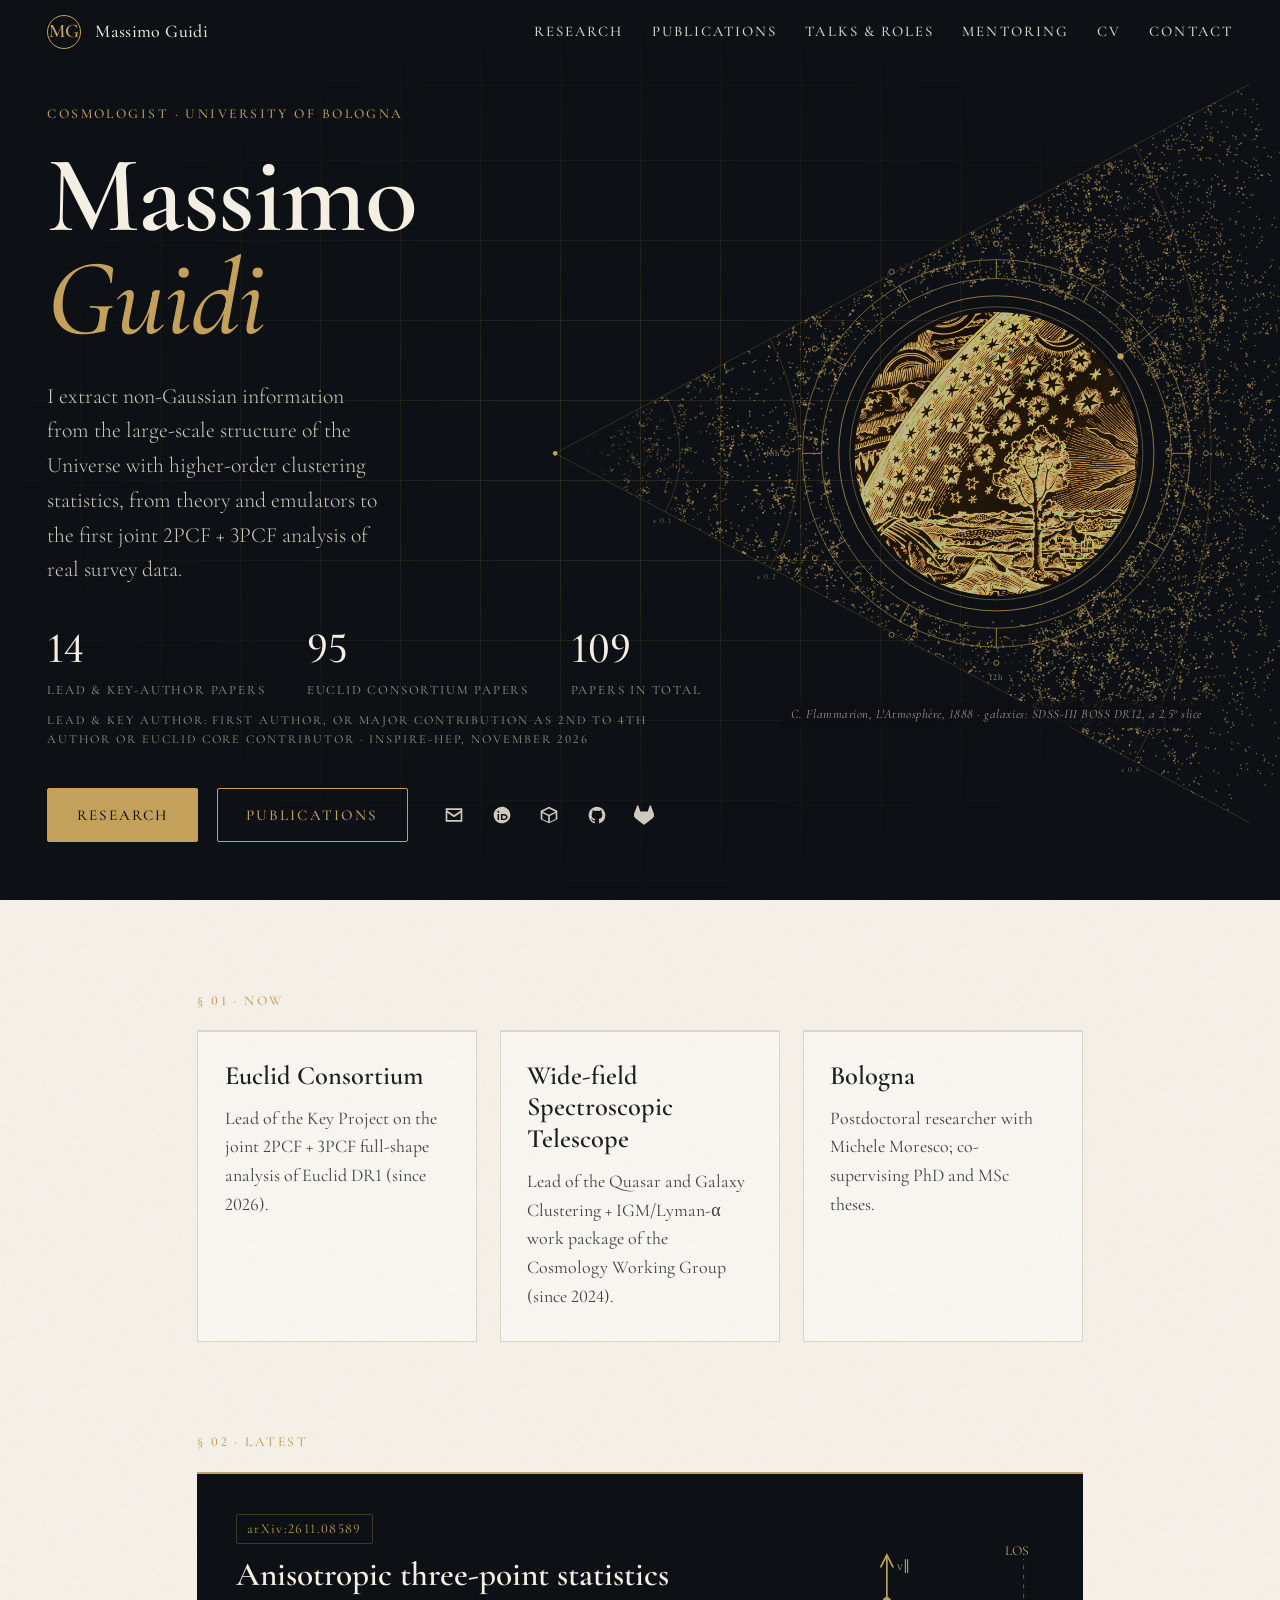
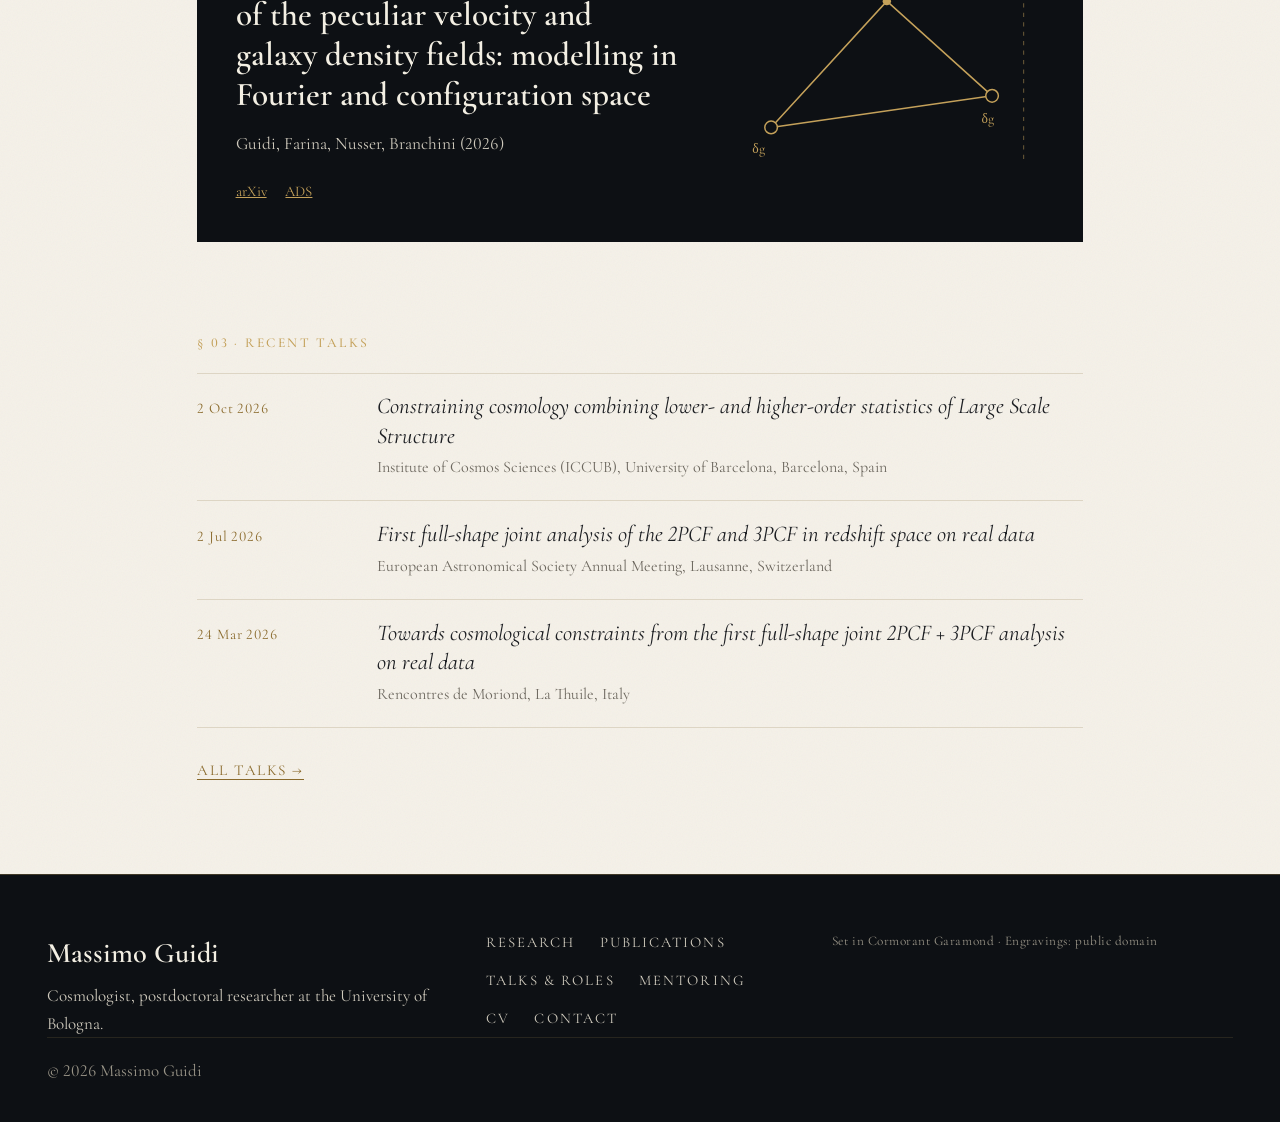
<file: index.html>
<!doctype html>
<html lang="en">
<head>
<meta charset="utf-8">
<meta name="viewport" content="width=device-width, initial-scale=1">
<title>Massimo Guidi · Cosmologist, University of Bologna</title>
<meta name="description" content="Massimo Guidi, cosmologist at the University of Bologna: higher-order clustering statistics of the large-scale structure.">
<link rel="canonical" href="https://mguidi.pages.dev/">
<meta property="og:type" content="profile">
<meta property="og:site_name" content="Massimo Guidi">
<meta property="og:title" content="Massimo Guidi · Cosmologist, University of Bologna">
<meta property="og:description" content="Massimo Guidi, cosmologist at the University of Bologna: higher-order clustering statistics of the large-scale structure.">
<meta property="og:url" content="https://mguidi.pages.dev/">
<meta property="og:image" content="https://mguidi.pages.dev/assets/og-image.jpg">
<meta name="twitter:card" content="summary_large_image">
<script type="application/ld+json">{"@context": "https://schema.org", "@type": "Person", "name": "Massimo Guidi", "jobTitle": "Cosmologist, postdoctoral researcher", "affiliation": {"@type": "CollegeOrUniversity", "name": "University of Bologna"}, "url": "https://mguidi.pages.dev/", "knowsAbout": ["Cosmology", "Large-scale structure", "Galaxy clustering", "Three-point correlation function", "Euclid"], "sameAs": ["https://orcid.org/0000-0001-9408-1101", "https://inspirehep.net/authors?q=a%20M.Guidi.1", "https://github.com/mguidi94", "https://gitlab.com/MGuidi"]}</script>
<script>document.documentElement.classList.add('js');</script>
<link rel="stylesheet" href="style.css">
</head>
<body>
<nav class="topnav home" id="topnav" aria-label="Main">
  <a class="brand" href="index.html"><span class="mono-mark" aria-hidden="true">MG</span><span>Massimo Guidi</span></a>
  <button class="nav-toggle" id="navToggle" aria-label="Toggle menu" aria-expanded="false" aria-controls="navLinks"><span></span></button>
  <div class="nav-links" id="navLinks">
    <a href="research.html">Research</a>
    <a href="publications.html">Publications</a>
    <a href="talks.html">Talks &amp; Roles</a>
    <a href="mentoring.html">Mentoring</a>
    <a href="cv.html">CV</a>
    <a href="contact.html">Contact</a>
  </div>
</nav>

<header class="hero" id="top">
  <div class="hero-grid">
    <div>
      <p class="eyebrow">Cosmologist · University of Bologna</p>
      <h1><span>Massimo</span><span><em>Guidi</em></span></h1>
      <p class="tagline">I extract non-Gaussian information from the large-scale structure of the Universe with higher-order clustering statistics, from theory and emulators to the first joint 2PCF + 3PCF analysis of real survey data.</p>
      <div class="stats">
        <div class="stat"><b>14</b><small>lead &amp; key-author papers</small></div>
        <div class="stat"><b>95</b><small>Euclid Consortium papers</small></div>
        <div class="stat"><b>109</b><small>papers in total</small></div>
      </div>
      <p class="stats-cap">Lead &amp; key author: first author, or major contribution as 2nd to 4th author or Euclid core contributor · INSPIRE-HEP, November 2026</p>
      <div class="actions">
        <a class="btn solid" href="research.html">Research</a>
        <a class="btn outline" href="publications.html">Publications</a>
        <div class="icon-links">
          <a href="mailto:massimo.guidi6@unibo.it" aria-label="Email" title="Email"><svg viewBox="0 0 24 24" width="20" height="20" aria-hidden="true"><path fill="currentColor" d="M2 4h20v16H2V4zm2 2v.5l8 5.5 8-5.5V6H4zm16 3.2-7.4 5.1a1 1 0 0 1-1.2 0L4 9.2V18h16V9.2z"/></svg></a>
          <a href="https://orcid.org/0000-0001-9408-1101" target="_blank" rel="noopener" aria-label="ORCID" title="ORCID"><svg viewBox="0 0 24 24" width="20" height="20" aria-hidden="true"><path fill="currentColor" d="M12 2C6.48 2 2 6.48 2 12s4.48 10 10 10 10-4.48 10-10S17.52 2 12 2zM7.6 6.9a1.15 1.15 0 1 1 0 2.3 1.15 1.15 0 0 1 0-2.3zM8.5 10.9v7.1H6.7v-7.1h1.8zm2.2 0h3.4c3.2 0 4.6 2.3 4.6 3.6 0 2-1.6 3.5-4.6 3.5h-3.4v-7.1zm1.8 1.6v3.9h1.5c2 0 2.9-1 2.9-2s-.8-1.9-2.9-1.9h-1.5z"/></svg></a>
          <a href="https://ui.adsabs.harvard.edu/search/q=author%3A%22Guidi%2C%20M.%22&sort=date%20desc" target="_blank" rel="noopener" aria-label="ADS" title="NASA ADS"><svg viewBox="0 0 24 24" width="20" height="20" aria-hidden="true"><path fill="currentColor" d="M12 2 2 7v10l10 5 10-5V7L12 2zm0 2.2 7.5 3.8L12 11.8 4.5 8 12 4.2zM4 9.6l7 3.5v7.1l-7-3.5V9.6zm9 10.6v-7.1l7-3.5v7.1l-7 3.5z"/></svg></a>
          <a href="https://github.com/mguidi94" target="_blank" rel="noopener" aria-label="GitHub" title="GitHub"><svg viewBox="0 0 24 24" width="20" height="20" aria-hidden="true"><path fill="currentColor" d="M12 2C6.48 2 2 6.58 2 12.25c0 4.53 2.87 8.37 6.84 9.73.5.1.68-.22.68-.49v-1.9c-2.78.62-3.37-1.2-3.37-1.2-.46-1.2-1.11-1.52-1.11-1.52-.9-.63.07-.62.07-.62 1 .07 1.53 1.05 1.53 1.05.9 1.57 2.34 1.12 2.91.86.09-.67.35-1.12.63-1.38-2.22-.26-4.56-1.14-4.56-5.07 0-1.12.39-2.04 1.03-2.76-.1-.26-.45-1.32.1-2.75 0 0 .84-.28 2.75 1.05a9.3 9.3 0 0 1 5 0c1.9-1.33 2.75-1.05 2.75-1.05.55 1.43.2 2.49.1 2.75.64.72 1.03 1.64 1.03 2.76 0 3.94-2.34 4.8-4.57 5.06.36.32.68.94.68 1.9v2.82c0 .27.18.6.69.49A10.26 10.26 0 0 0 22 12.25C22 6.58 17.52 2 12 2z"/></svg></a>
          <a href="https://gitlab.com/MGuidi" target="_blank" rel="noopener" aria-label="GitLab" title="GitLab"><svg viewBox="0 0 24 24" width="20" height="20" aria-hidden="true"><path fill="currentColor" d="m23.6004 9.5927-.0337-.0862L20.3.9814a.851.851 0 0 0-.3362-.405.8748.8748 0 0 0-.9997.0539.8748.8748 0 0 0-.29.4399l-2.2055 6.748H7.5375l-2.2057-6.748a.8573.8573 0 0 0-.29-.4412.8748.8748 0 0 0-.9997-.0537.8585.8585 0 0 0-.3362.4049L.4332 9.5015l-.0325.0862a6.0657 6.0657 0 0 0 2.0119 7.0105l.0113.0087.03.0213 4.976 3.7264 2.462 1.8633 1.4995 1.1321a1.0085 1.0085 0 0 0 1.2197 0l1.4995-1.1321 2.4619-1.8633 5.006-3.7489.0125-.01a6.0682 6.0682 0 0 0 2.0094-7.003z"/></svg></a>
        </div>
      </div>
    </div>
    <figure style="margin:0">
      <div class="astro">
        <svg class="cone" viewBox="0 0 600 600" aria-hidden="true" focusable="false">
<image href="assets/boss-cone.svg" x="-300" y="-400" width="1800" height="1400"/>
<g fill="none" stroke="#c4a15a" stroke-opacity=".35" stroke-width=".8">
<path d="M-120.1 225.6 A158.5 158.5 0 0 1 -120.1 374.4"/>
<text x="-124.1" y="388.4" text-anchor="middle">z 0.1</text>
<path d="M12.9 154.9 A309.1 309.1 0 0 1 12.9 445.1"/>
<text x="8.9" y="459.1" text-anchor="middle">z 0.2</text>
<path d="M475.2 -90.9 A832.6 832.6 0 0 1 475.2 690.9"/>
<text x="471.2" y="704.9" text-anchor="middle">z 0.6</text>
<line x1="-260.0" y1="300.0" x2="621.8" y2="-168.9"/>
<line x1="-260.0" y1="300.0" x2="621.8" y2="768.9"/>
<circle cx="-260.0" cy="300.0" r="3" fill="#c4a15a" stroke="none"/>
</g>
</svg>
        <img class="astro-img" src="assets/flammarion.jpg" alt="Flammarion engraving, L'Atmosphère: Météorologie Populaire, Paris 1888">
        <svg viewBox="0 0 600 600" aria-hidden="true" focusable="false">
<g fill="none" stroke="#c4a15a">
<circle cx="300" cy="300" r="186" stroke-opacity=".55"/>
<circle cx="300" cy="300" r="200" stroke-opacity=".9"/>
</g>
<g class="spin-a" fill="none" stroke="#c4a15a">
<circle cx="300" cy="300" r="222" stroke-opacity=".7"/><circle cx="300" cy="300" r="246" stroke-opacity=".7"/>
<line x1="300.0" y1="78.0" x2="300.0" y2="54.0" stroke-opacity="0.95"/>
<line x1="320.7" y1="62.9" x2="321.4" y2="54.9" stroke-opacity="0.5"/>
<line x1="341.3" y1="65.6" x2="342.7" y2="57.7" stroke-opacity="0.5"/>
<line x1="361.6" y1="70.1" x2="363.7" y2="62.4" stroke-opacity="0.5"/>
<line x1="381.4" y1="76.4" x2="384.1" y2="68.8" stroke-opacity="0.5"/>
<line x1="400.6" y1="84.3" x2="404.0" y2="77.0" stroke-opacity="0.5"/>
<line x1="411.0" y1="107.7" x2="423.0" y2="87.0" stroke-opacity="0.95"/>
<line x1="436.5" y1="105.0" x2="441.1" y2="98.5" stroke-opacity="0.5"/>
<line x1="453.0" y1="117.7" x2="458.1" y2="111.6" stroke-opacity="0.5"/>
<line x1="468.3" y1="131.7" x2="473.9" y2="126.1" stroke-opacity="0.5"/>
<line x1="482.3" y1="147.0" x2="488.4" y2="141.9" stroke-opacity="0.5"/>
<line x1="495.0" y1="163.5" x2="501.5" y2="158.9" stroke-opacity="0.5"/>
<line x1="492.3" y1="189.0" x2="513.0" y2="177.0" stroke-opacity="0.95"/>
<line x1="515.7" y1="199.4" x2="523.0" y2="196.0" stroke-opacity="0.5"/>
<line x1="523.6" y1="218.6" x2="531.2" y2="215.9" stroke-opacity="0.5"/>
<line x1="529.9" y1="238.4" x2="537.6" y2="236.3" stroke-opacity="0.5"/>
<line x1="534.4" y1="258.7" x2="542.3" y2="257.3" stroke-opacity="0.5"/>
<line x1="537.1" y1="279.3" x2="545.1" y2="278.6" stroke-opacity="0.5"/>
<line x1="522.0" y1="300.0" x2="546.0" y2="300.0" stroke-opacity="0.95"/>
<line x1="537.1" y1="320.7" x2="545.1" y2="321.4" stroke-opacity="0.5"/>
<line x1="534.4" y1="341.3" x2="542.3" y2="342.7" stroke-opacity="0.5"/>
<line x1="529.9" y1="361.6" x2="537.6" y2="363.7" stroke-opacity="0.5"/>
<line x1="523.6" y1="381.4" x2="531.2" y2="384.1" stroke-opacity="0.5"/>
<line x1="515.7" y1="400.6" x2="523.0" y2="404.0" stroke-opacity="0.5"/>
<line x1="492.3" y1="411.0" x2="513.0" y2="423.0" stroke-opacity="0.95"/>
<line x1="495.0" y1="436.5" x2="501.5" y2="441.1" stroke-opacity="0.5"/>
<line x1="482.3" y1="453.0" x2="488.4" y2="458.1" stroke-opacity="0.5"/>
<line x1="468.3" y1="468.3" x2="473.9" y2="473.9" stroke-opacity="0.5"/>
<line x1="453.0" y1="482.3" x2="458.1" y2="488.4" stroke-opacity="0.5"/>
<line x1="436.5" y1="495.0" x2="441.1" y2="501.5" stroke-opacity="0.5"/>
<line x1="411.0" y1="492.3" x2="423.0" y2="513.0" stroke-opacity="0.95"/>
<line x1="400.6" y1="515.7" x2="404.0" y2="523.0" stroke-opacity="0.5"/>
<line x1="381.4" y1="523.6" x2="384.1" y2="531.2" stroke-opacity="0.5"/>
<line x1="361.6" y1="529.9" x2="363.7" y2="537.6" stroke-opacity="0.5"/>
<line x1="341.3" y1="534.4" x2="342.7" y2="542.3" stroke-opacity="0.5"/>
<line x1="320.7" y1="537.1" x2="321.4" y2="545.1" stroke-opacity="0.5"/>
<line x1="300.0" y1="522.0" x2="300.0" y2="546.0" stroke-opacity="0.95"/>
<line x1="279.3" y1="537.1" x2="278.6" y2="545.1" stroke-opacity="0.5"/>
<line x1="258.7" y1="534.4" x2="257.3" y2="542.3" stroke-opacity="0.5"/>
<line x1="238.4" y1="529.9" x2="236.3" y2="537.6" stroke-opacity="0.5"/>
<line x1="218.6" y1="523.6" x2="215.9" y2="531.2" stroke-opacity="0.5"/>
<line x1="199.4" y1="515.7" x2="196.0" y2="523.0" stroke-opacity="0.5"/>
<line x1="189.0" y1="492.3" x2="177.0" y2="513.0" stroke-opacity="0.95"/>
<line x1="163.5" y1="495.0" x2="158.9" y2="501.5" stroke-opacity="0.5"/>
<line x1="147.0" y1="482.3" x2="141.9" y2="488.4" stroke-opacity="0.5"/>
<line x1="131.7" y1="468.3" x2="126.1" y2="473.9" stroke-opacity="0.5"/>
<line x1="117.7" y1="453.0" x2="111.6" y2="458.1" stroke-opacity="0.5"/>
<line x1="105.0" y1="436.5" x2="98.5" y2="441.1" stroke-opacity="0.5"/>
<line x1="107.7" y1="411.0" x2="87.0" y2="423.0" stroke-opacity="0.95"/>
<line x1="84.3" y1="400.6" x2="77.0" y2="404.0" stroke-opacity="0.5"/>
<line x1="76.4" y1="381.4" x2="68.8" y2="384.1" stroke-opacity="0.5"/>
<line x1="70.1" y1="361.6" x2="62.4" y2="363.7" stroke-opacity="0.5"/>
<line x1="65.6" y1="341.3" x2="57.7" y2="342.7" stroke-opacity="0.5"/>
<line x1="62.9" y1="320.7" x2="54.9" y2="321.4" stroke-opacity="0.5"/>
<line x1="78.0" y1="300.0" x2="54.0" y2="300.0" stroke-opacity="0.95"/>
<line x1="62.9" y1="279.3" x2="54.9" y2="278.6" stroke-opacity="0.5"/>
<line x1="65.6" y1="258.7" x2="57.7" y2="257.3" stroke-opacity="0.5"/>
<line x1="70.1" y1="238.4" x2="62.4" y2="236.3" stroke-opacity="0.5"/>
<line x1="76.4" y1="218.6" x2="68.8" y2="215.9" stroke-opacity="0.5"/>
<line x1="84.3" y1="199.4" x2="77.0" y2="196.0" stroke-opacity="0.5"/>
<line x1="107.7" y1="189.0" x2="87.0" y2="177.0" stroke-opacity="0.95"/>
<line x1="105.0" y1="163.5" x2="98.5" y2="158.9" stroke-opacity="0.5"/>
<line x1="117.7" y1="147.0" x2="111.6" y2="141.9" stroke-opacity="0.5"/>
<line x1="131.7" y1="131.7" x2="126.1" y2="126.1" stroke-opacity="0.5"/>
<line x1="147.0" y1="117.7" x2="141.9" y2="111.6" stroke-opacity="0.5"/>
<line x1="163.5" y1="105.0" x2="158.9" y2="98.5" stroke-opacity="0.5"/>
<line x1="189.0" y1="107.7" x2="177.0" y2="87.0" stroke-opacity="0.95"/>
<line x1="199.4" y1="84.3" x2="196.0" y2="77.0" stroke-opacity="0.5"/>
<line x1="218.6" y1="76.4" x2="215.9" y2="68.8" stroke-opacity="0.5"/>
<line x1="238.4" y1="70.1" x2="236.3" y2="62.4" stroke-opacity="0.5"/>
<line x1="258.7" y1="65.6" x2="257.3" y2="57.7" stroke-opacity="0.5"/>
<line x1="279.3" y1="62.9" x2="278.6" y2="54.9" stroke-opacity="0.5"/>
</g>
<g class="spin-b" fill="none" stroke="#c4a15a">
<circle cx="300" cy="300" r="266" stroke-opacity=".45" stroke-dasharray="2 7"/>
<circle cx="300.0" cy="34.0" r="3.2" fill="#0d1014" stroke-opacity=".9"/>
<circle cx="433.0" cy="69.6" r="3.2" fill="#0d1014" stroke-opacity=".9"/>
<circle cx="530.4" cy="167.0" r="3.2" fill="#0d1014" stroke-opacity=".9"/>
<circle cx="566.0" cy="300.0" r="3.2" fill="#0d1014" stroke-opacity=".9"/>
<circle cx="530.4" cy="433.0" r="3.2" fill="#0d1014" stroke-opacity=".9"/>
<circle cx="433.0" cy="530.4" r="3.2" fill="#0d1014" stroke-opacity=".9"/>
<circle cx="300.0" cy="566.0" r="3.2" fill="#0d1014" stroke-opacity=".9"/>
<circle cx="167.0" cy="530.4" r="3.2" fill="#0d1014" stroke-opacity=".9"/>
<circle cx="69.6" cy="433.0" r="3.2" fill="#0d1014" stroke-opacity=".9"/>
<circle cx="34.0" cy="300.0" r="3.2" fill="#0d1014" stroke-opacity=".9"/>
<circle cx="69.6" cy="167.0" r="3.2" fill="#0d1014" stroke-opacity=".9"/>
<circle cx="167.0" cy="69.6" r="3.2" fill="#0d1014" stroke-opacity=".9"/>
</g>
<text x="300.0" y="20.0" text-anchor="middle">0h</text>
<text x="584.0" y="304.0" text-anchor="middle">6h</text>
<text x="300.0" y="588.0" text-anchor="middle">12h</text>
<text x="16.0" y="304.0" text-anchor="middle">18h</text>
<circle cx="457.6" cy="176.9" r="4" fill="#c4a15a"/><line x1="457.6" y1="176.9" x2="506.5" y2="138.7" stroke="#c4a15a" stroke-opacity=".7"/>
<text x="512.5" y="134.7">z = 0.57</text>
</svg>
      </div>
      <figcaption class="astro-credit">C. Flammarion, L'Atmosphère, 1888 · galaxies: SDSS-III BOSS DR12, a 2.5° slice</figcaption>
    </figure>
  </div>
</header>

<main>
  <section class="sec reveal">
    <div class="wrap">
      <p class="eyebrow">§ 01 · Now</p>
      <div class="cards">
        <article class="card"><h3>Euclid Consortium</h3><p>Lead of the Key Project on the joint 2PCF + 3PCF full-shape analysis of Euclid DR1 (since 2026).</p></article>
        <article class="card"><h3>Wide-field Spectroscopic Telescope</h3><p>Lead of the Quasar and Galaxy Clustering + IGM/Lyman-α work package of the Cosmology Working Group (since 2024).</p></article>
        <article class="card"><h3>Bologna</h3><p>Postdoctoral researcher with Michele Moresco; co-supervising PhD and MSc theses.</p></article>
      </div>
    </div>
  </section>

  <section class="sec reveal">
    <div class="wrap">
      <p class="eyebrow">§ 02 · Latest</p>
      <div class="feature">
        <div>
          <span class="mono-tag">arXiv:2611.08589</span>
          <h3>Anisotropic three-point statistics of the peculiar velocity and galaxy density fields: modelling in Fourier and configuration space</h3>
          <p>Guidi, Farina, Nusser, Branchini (2026)</p>
          <div class="tag-row"><a href="https://arxiv.org/abs/2611.08589" target="_blank" rel="noopener">arXiv</a><a href="https://ui.adsabs.harvard.edu/abs/2026arXiv261108589G" target="_blank" rel="noopener">ADS</a></div>
        </div>
        <figure><svg viewBox="0 0 300 220" role="img" aria-label="Triangle of one peculiar velocity and two galaxies, with the line of sight" fill="none" stroke="#c4a15a">
  <polygon points="40,180 250,150 150,60" stroke-width="1.4"/>
  <g fill="#0d1014" stroke-width="1.4"><circle cx="40" cy="180" r="6"/><circle cx="250" cy="150" r="6"/></g>
  <path d="M 150 60 L 150 18" stroke-width="1.6"/><path d="M 144 28 L 150 16 L 156 28" stroke-width="1.6"/>
  <circle cx="150" cy="60" r="4" fill="#c4a15a" stroke="none"/>
  <path d="M 280 210 L 280 20" stroke-width="1" stroke-opacity=".5" stroke-dasharray="4 5"/>
  <g fill="#c4a15a" stroke="none" font-family="Cormorant Garamond, Garamond, serif" font-size="13">
    <text x="160" y="30">v∥</text><text x="22" y="204">δg</text><text x="240" y="176">δg</text><text x="262" y="16">LOS</text></g>
</svg></figure>
      </div>
    </div>
  </section>

  <section class="sec reveal">
    <div class="wrap">
      <p class="eyebrow">§ 03 · Recent talks</p>
      <ul class="talk-list">
<li><time>2 Oct 2026</time><span><span class="t">Constraining cosmology combining lower- and higher-order statistics of Large Scale Structure</span><span class="v">Institute of Cosmos Sciences (ICCUB), University of Barcelona, Barcelona, Spain</span></span></li>
<li><time>2 Jul 2026</time><span><span class="t">First full-shape joint analysis of the 2PCF and 3PCF in redshift space on real data</span><span class="v">European Astronomical Society Annual Meeting, Lausanne, Switzerland</span></span></li>
<li><time>24 Mar 2026</time><span><span class="t">Towards cosmological constraints from the first full-shape joint 2PCF + 3PCF analysis on real data</span><span class="v">Rencontres de Moriond, La Thuile, Italy</span></span></li>
      </ul>
      <a class="more-link" href="talks.html">All talks →</a>
    </div>
  </section>
</main>

<footer class="site-footer">
  <div class="foot-grid">
    <div>
      <h4>Massimo Guidi</h4>
      <p>Cosmologist, postdoctoral researcher at the University of Bologna.</p>
    </div>
    <nav aria-label="Footer">
      <a href="research.html">Research</a>
      <a href="publications.html">Publications</a>
      <a href="talks.html">Talks &amp; Roles</a>
      <a href="mentoring.html">Mentoring</a>
      <a href="cv.html">CV</a>
      <a href="contact.html">Contact</a>
    </nav>
    <p class="mono">Set in Cormorant Garamond · Engravings: public domain</p>
  </div>
  <p class="foot-copy">© 2026 Massimo Guidi</p>
</footer>
<script src="script.js"></script>
</body>
</html>
</file>
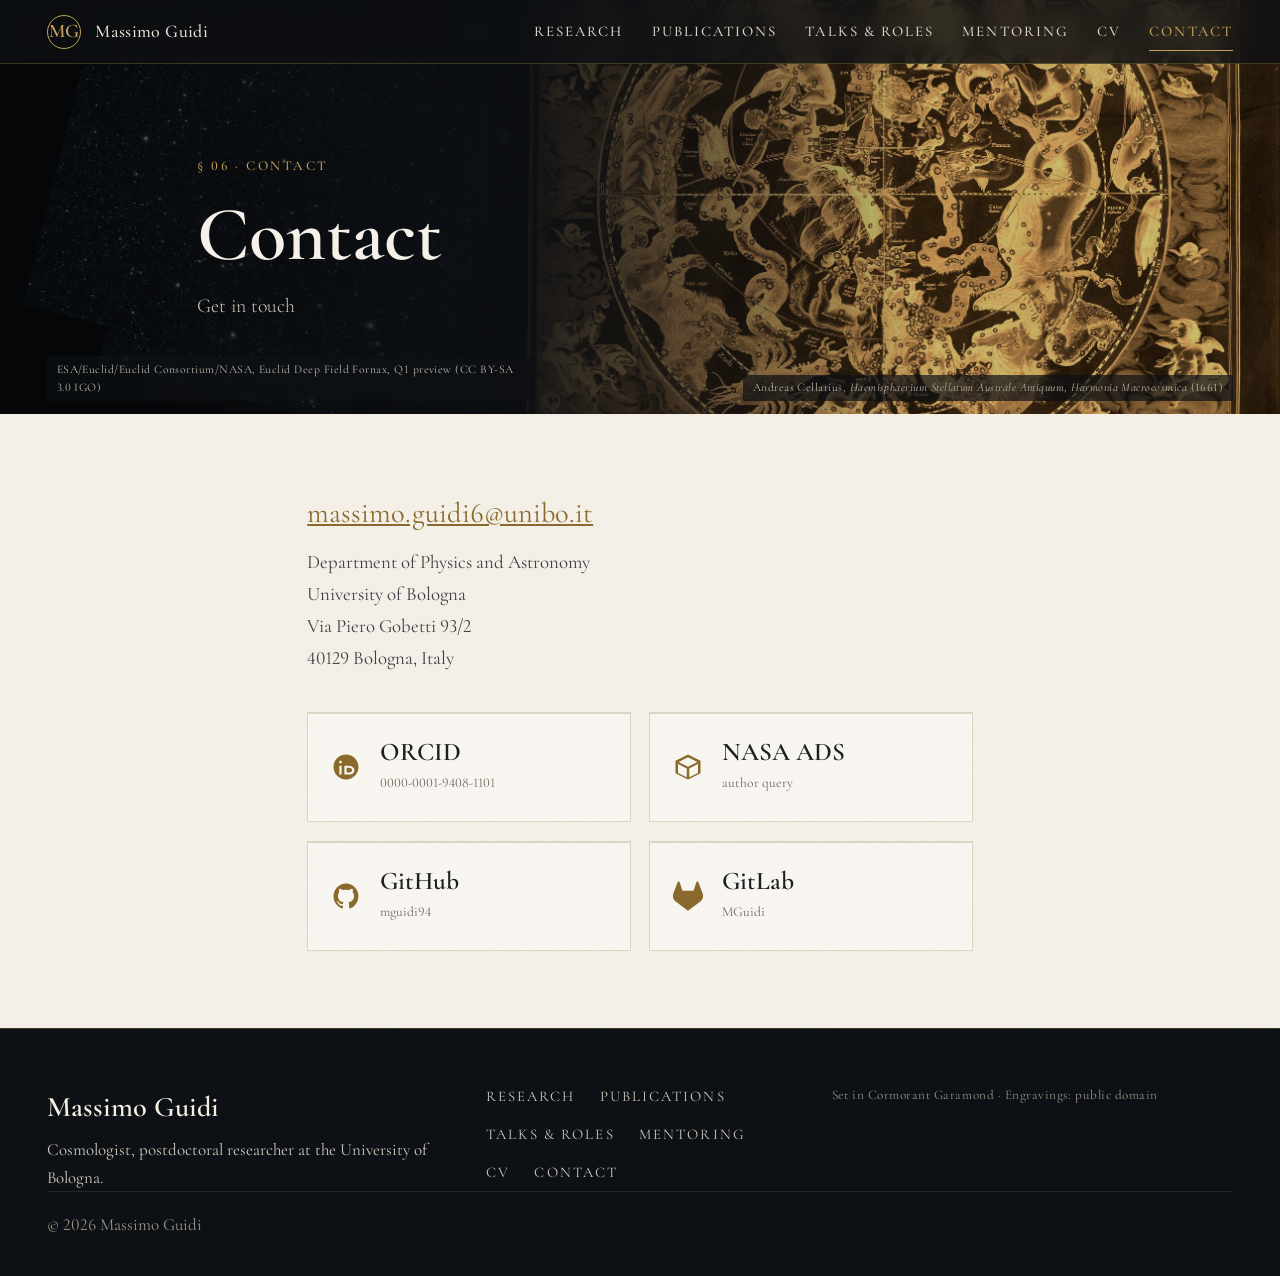
<file: contact.html>
<!doctype html>
<html lang="en">
<head>
<meta charset="utf-8">
<meta name="viewport" content="width=device-width, initial-scale=1">
<title>Contact · Massimo Guidi</title>
<meta name="description" content="Massimo Guidi, cosmologist: get in touch.">
<link rel="canonical" href="https://mguidi.pages.dev/contact">
<meta property="og:type" content="website">
<meta property="og:site_name" content="Massimo Guidi">
<meta property="og:title" content="Contact · Massimo Guidi">
<meta property="og:description" content="Massimo Guidi, cosmologist: get in touch.">
<meta property="og:url" content="https://mguidi.pages.dev/contact">
<meta property="og:image" content="https://mguidi.pages.dev/assets/og-image.jpg">
<meta name="twitter:card" content="summary_large_image">
<script>document.documentElement.classList.add('js');</script>
<link rel="stylesheet" href="style.css">
</head>
<body>
<nav class="topnav" id="topnav" aria-label="Main">
  <a class="brand" href="index.html"><span class="mono-mark" aria-hidden="true">MG</span><span>Massimo Guidi</span></a>
  <button class="nav-toggle" id="navToggle" aria-label="Toggle menu" aria-expanded="false" aria-controls="navLinks"><span></span></button>
  <div class="nav-links" id="navLinks">
    <a href="research.html">Research</a>
    <a href="publications.html">Publications</a>
    <a href="talks.html">Talks &amp; Roles</a>
    <a href="mentoring.html">Mentoring</a>
    <a href="cv.html">CV</a>
    <a href="contact.html" class="current" aria-current="page">Contact</a>
  </div>
</nav>

<header class="page-hero">
  <img class="ph-mod" src="assets/m-contact-fornax.jpg" alt="Euclid Deep Field Fornax">
  <svg class="ph-img orrery" viewBox="0 0 1600 1349" preserveAspectRatio="xMidYMid slice" style="--cx:804px;--cy:652px" role="img" aria-label="Cellarius, Haemisphaerium Stellatum Australe: the southern sky turns slowly around the pole">
<defs><clipPath id="orb0"><circle cx="804" cy="652" r="561"/></clipPath></defs>
<image href="assets/contact-starchart-brass.jpg" width="1600" height="1349"/>
<g clip-path="url(#orb0)"><image class="orb-sky" href="assets/contact-starchart-brass.jpg" width="1600" height="1349"/></g>
</svg>
  <div class="page-hero-inner">
    <p class="eyebrow">§ 06 · CONTACT</p>
    <h1>Contact</h1>
    <p class="sub">Get in touch</p>
  </div>
  <p class="page-credit left">ESA/Euclid/Euclid Consortium/NASA, Euclid Deep Field Fornax, Q1 preview (CC BY-SA 3.0 IGO)</p>
  <p class="page-credit">Andreas Cellarius, <em>Haemisphaerium Stellatum Australe Antiquum</em>, <em>Harmonia Macrocosmica</em> (1661)</p>
</header>

<main class="page">
  <div class="wrap narrow">
    <p class="mailline"><a href="mailto:massimo.guidi6@unibo.it">massimo.guidi6@unibo.it</a></p>
    <address class="addr">Department of Physics and Astronomy<br>University of Bologna<br>Via Piero Gobetti 93/2<br>40129 Bologna, Italy</address>
    <div class="linkcards">
      <a class="linkcard reveal" href="https://orcid.org/0000-0001-9408-1101" target="_blank" rel="noopener" aria-label="ORCID"><svg viewBox="0 0 24 24" width="30" height="30" aria-hidden="true"><path fill="currentColor" d="M12 2C6.48 2 2 6.48 2 12s4.48 10 10 10 10-4.48 10-10S17.52 2 12 2zM7.6 6.9a1.15 1.15 0 1 1 0 2.3 1.15 1.15 0 0 1 0-2.3zM8.5 10.9v7.1H6.7v-7.1h1.8zm2.2 0h3.4c3.2 0 4.6 2.3 4.6 3.6 0 2-1.6 3.5-4.6 3.5h-3.4v-7.1zm1.8 1.6v3.9h1.5c2 0 2.9-1 2.9-2s-.8-1.9-2.9-1.9h-1.5z"/></svg><span><b>ORCID</b><small>0000-0001-9408-1101</small></span></a>
      <a class="linkcard reveal" href="https://ui.adsabs.harvard.edu/search/q=author%3A%22Guidi%2C%20M.%22&sort=date%20desc" target="_blank" rel="noopener" aria-label="ADS"><svg viewBox="0 0 24 24" width="30" height="30" aria-hidden="true"><path fill="currentColor" d="M12 2 2 7v10l10 5 10-5V7L12 2zm0 2.2 7.5 3.8L12 11.8 4.5 8 12 4.2zM4 9.6l7 3.5v7.1l-7-3.5V9.6zm9 10.6v-7.1l7-3.5v7.1l-7 3.5z"/></svg><span><b>NASA ADS</b><small>author query</small></span></a>
      <a class="linkcard reveal" href="https://github.com/mguidi94" target="_blank" rel="noopener" aria-label="GitHub"><svg viewBox="0 0 24 24" width="30" height="30" aria-hidden="true"><path fill="currentColor" d="M12 2C6.48 2 2 6.58 2 12.25c0 4.53 2.87 8.37 6.84 9.73.5.1.68-.22.68-.49v-1.9c-2.78.62-3.37-1.2-3.37-1.2-.46-1.2-1.11-1.52-1.11-1.52-.9-.63.07-.62.07-.62 1 .07 1.53 1.05 1.53 1.05.9 1.57 2.34 1.12 2.91.86.09-.67.35-1.12.63-1.38-2.22-.26-4.56-1.14-4.56-5.07 0-1.12.39-2.04 1.03-2.76-.1-.26-.45-1.32.1-2.75 0 0 .84-.28 2.75 1.05a9.3 9.3 0 0 1 5 0c1.9-1.33 2.75-1.05 2.75-1.05.55 1.43.2 2.49.1 2.75.64.72 1.03 1.64 1.03 2.76 0 3.94-2.34 4.8-4.57 5.06.36.32.68.94.68 1.9v2.82c0 .27.18.6.69.49A10.26 10.26 0 0 0 22 12.25C22 6.58 17.52 2 12 2z"/></svg><span><b>GitHub</b><small>mguidi94</small></span></a>
      <a class="linkcard reveal" href="https://gitlab.com/MGuidi" target="_blank" rel="noopener" aria-label="GitLab"><svg viewBox="0 0 24 24" width="30" height="30" aria-hidden="true"><path fill="currentColor" d="m23.6004 9.5927-.0337-.0862L20.3.9814a.851.851 0 0 0-.3362-.405.8748.8748 0 0 0-.9997.0539.8748.8748 0 0 0-.29.4399l-2.2055 6.748H7.5375l-2.2057-6.748a.8573.8573 0 0 0-.29-.4412.8748.8748 0 0 0-.9997-.0537.8585.8585 0 0 0-.3362.4049L.4332 9.5015l-.0325.0862a6.0657 6.0657 0 0 0 2.0119 7.0105l.0113.0087.03.0213 4.976 3.7264 2.462 1.8633 1.4995 1.1321a1.0085 1.0085 0 0 0 1.2197 0l1.4995-1.1321 2.4619-1.8633 5.006-3.7489.0125-.01a6.0682 6.0682 0 0 0 2.0094-7.003z"/></svg><span><b>GitLab</b><small>MGuidi</small></span></a>
    </div>
  </div>
</main>

<footer class="site-footer">
  <div class="foot-grid">
    <div>
      <h4>Massimo Guidi</h4>
      <p>Cosmologist, postdoctoral researcher at the University of Bologna.</p>
    </div>
    <nav aria-label="Footer">
      <a href="research.html">Research</a>
      <a href="publications.html">Publications</a>
      <a href="talks.html">Talks &amp; Roles</a>
      <a href="mentoring.html">Mentoring</a>
      <a href="cv.html">CV</a>
      <a href="contact.html">Contact</a>
    </nav>
    <p class="mono">Set in Cormorant Garamond · Engravings: public domain</p>
  </div>
  <p class="foot-copy">© 2026 Massimo Guidi</p>
</footer>
<script src="script.js"></script>
</body>
</html>
</file>
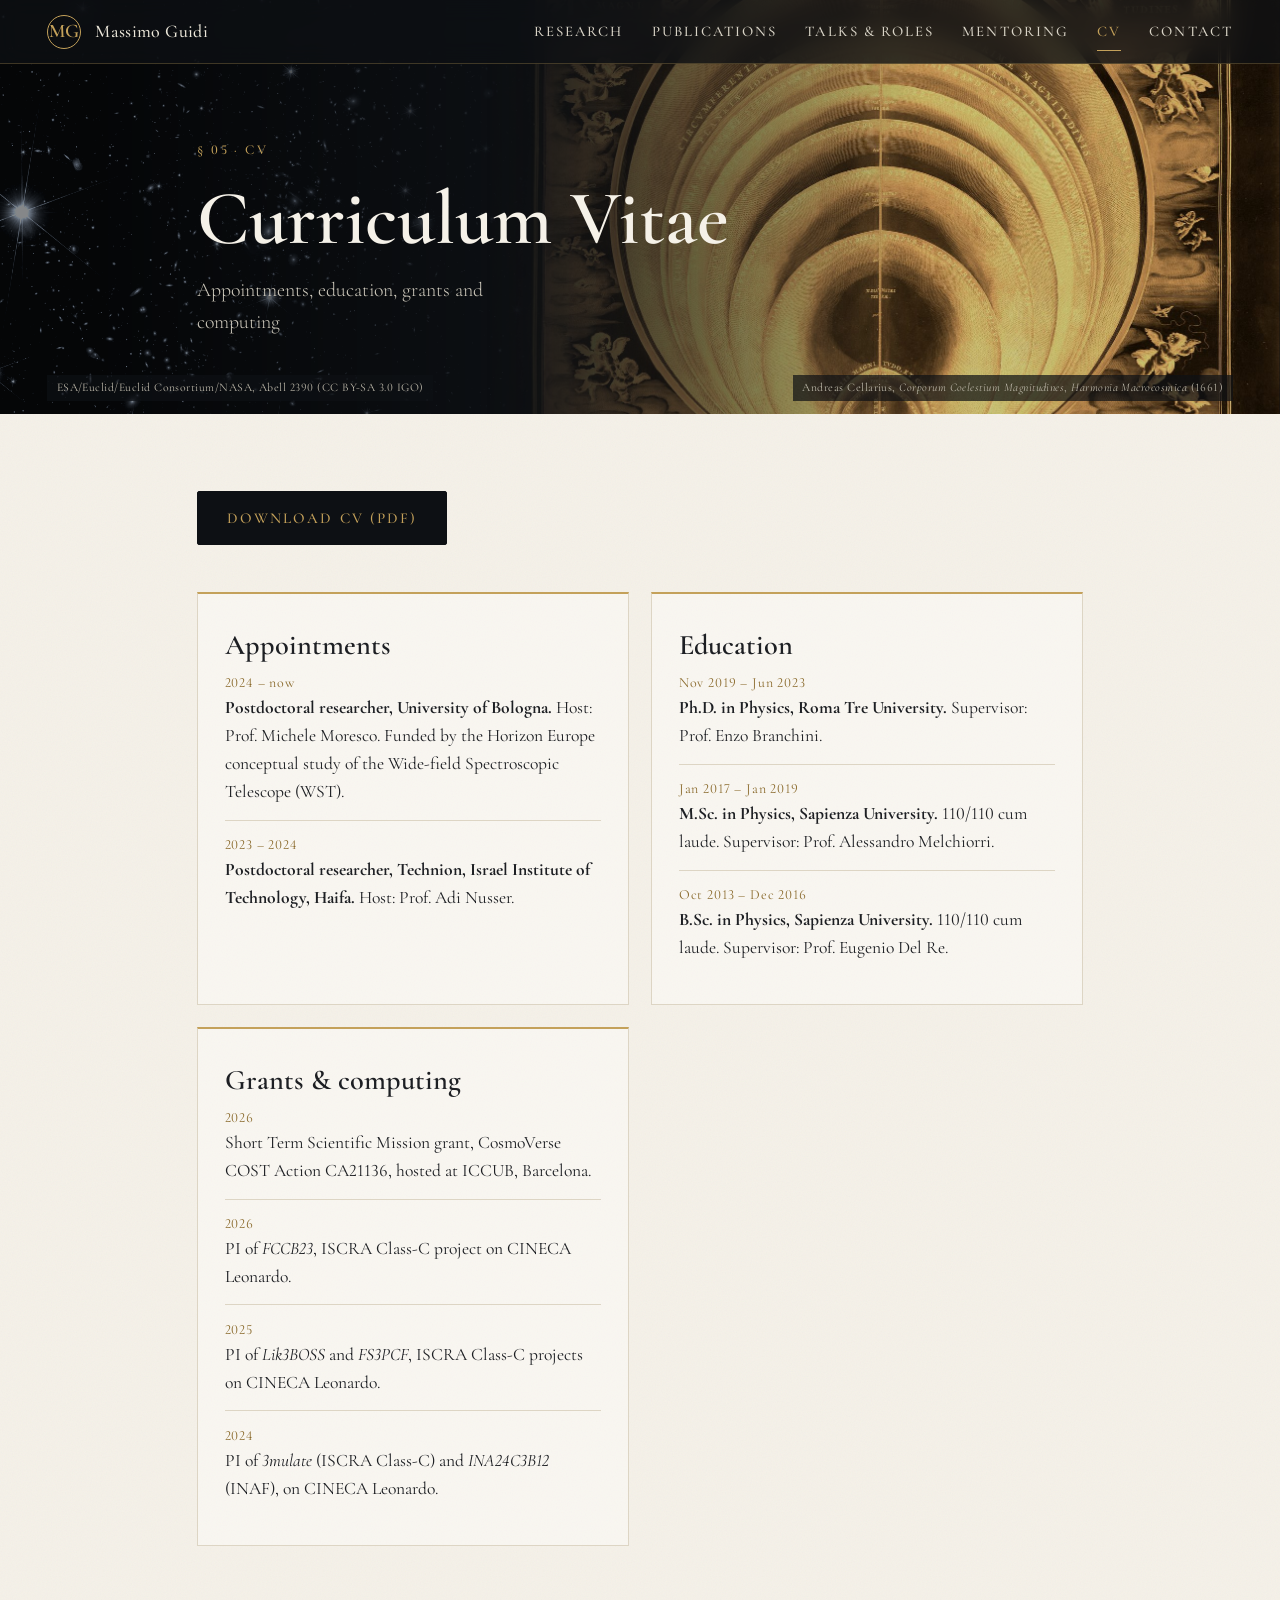
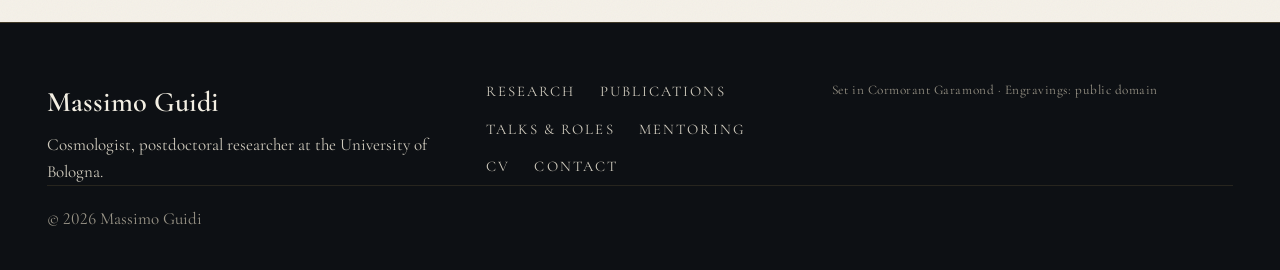
<file: cv.html>
<!doctype html>
<html lang="en">
<head>
<meta charset="utf-8">
<meta name="viewport" content="width=device-width, initial-scale=1">
<title>Curriculum Vitae · Massimo Guidi</title>
<meta name="description" content="Massimo Guidi, cosmologist: appointments, education, grants and computing.">
<link rel="canonical" href="https://mguidi.pages.dev/cv">
<meta property="og:type" content="website">
<meta property="og:site_name" content="Massimo Guidi">
<meta property="og:title" content="Curriculum Vitae · Massimo Guidi">
<meta property="og:description" content="Massimo Guidi, cosmologist: appointments, education, grants and computing.">
<meta property="og:url" content="https://mguidi.pages.dev/cv">
<meta property="og:image" content="https://mguidi.pages.dev/assets/og-image.jpg">
<meta name="twitter:card" content="summary_large_image">
<script>document.documentElement.classList.add('js');</script>
<link rel="stylesheet" href="style.css">
</head>
<body>
<nav class="topnav" id="topnav" aria-label="Main">
  <a class="brand" href="index.html"><span class="mono-mark" aria-hidden="true">MG</span><span>Massimo Guidi</span></a>
  <button class="nav-toggle" id="navToggle" aria-label="Toggle menu" aria-expanded="false" aria-controls="navLinks"><span></span></button>
  <div class="nav-links" id="navLinks">
    <a href="research.html">Research</a>
    <a href="publications.html">Publications</a>
    <a href="talks.html">Talks &amp; Roles</a>
    <a href="mentoring.html">Mentoring</a>
    <a href="cv.html" class="current" aria-current="page">CV</a>
    <a href="contact.html">Contact</a>
  </div>
</nav>

<header class="page-hero">
  <img class="ph-mod" src="assets/m-cv-abell2390.jpg" alt="Euclid image of the galaxy cluster Abell 2390">
  <svg class="ph-img orrery" viewBox="0 0 1600 1347" preserveAspectRatio="xMidYMid slice" style="--cx:800px;--cy:692px" role="img" aria-label="Cellarius, Corporum Coelestium Magnitudines: the nested spheres turn slowly">
<defs><clipPath id="orb0"><circle cx="800" cy="692" r="519"/></clipPath></defs>
<image href="assets/cv-instrument-brass.jpg" width="1600" height="1347"/>
<g clip-path="url(#orb0)"><image class="orb-roll" href="assets/cv-instrument-brass.jpg" width="1600" height="1347"/></g>
</svg>
  <div class="page-hero-inner">
    <p class="eyebrow">§ 05 · CV</p>
    <h1>Curriculum Vitae</h1>
    <p class="sub">Appointments, education, grants and computing</p>
  </div>
  <p class="page-credit left">ESA/Euclid/Euclid Consortium/NASA, Abell 2390 (CC BY-SA 3.0 IGO)</p>
  <p class="page-credit">Andreas Cellarius, <em>Corporum Coelestium Magnitudines</em>, <em>Harmonia Macrocosmica</em> (1661)</p>
</header>

<main class="page">
  <div class="wrap">
    <p class="cv-cta"><a class="btn dark" href="cv.pdf">Download CV (PDF)</a></p>
    <div class="grid-2">
      <section class="infocard reveal">
        <h3>Appointments</h3>
        <ul>
          <li><time>2024 – now</time><b>Postdoctoral researcher, University of Bologna.</b> Host: Prof. Michele Moresco. Funded by the Horizon Europe conceptual study of the Wide-field Spectroscopic Telescope (WST).</li>
          <li><time>2023 – 2024</time><b>Postdoctoral researcher, Technion, Israel Institute of Technology, Haifa.</b> Host: Prof. Adi Nusser.</li>
        </ul>
      </section>
      <section class="infocard reveal">
        <h3>Education</h3>
        <ul>
          <li><time>Nov 2019 – Jun 2023</time><b>Ph.D. in Physics, Roma Tre University.</b> Supervisor: Prof. Enzo Branchini.</li>
          <li><time>Jan 2017 – Jan 2019</time><b>M.Sc. in Physics, Sapienza University.</b> 110/110 cum laude. Supervisor: Prof. Alessandro Melchiorri.</li>
          <li><time>Oct 2013 – Dec 2016</time><b>B.Sc. in Physics, Sapienza University.</b> 110/110 cum laude. Supervisor: Prof. Eugenio Del Re.</li>
        </ul>
      </section>
      <section class="infocard reveal">
        <h3>Grants &amp; computing</h3>
        <ul>
          <li><time>2026</time>Short Term Scientific Mission grant, CosmoVerse COST Action CA21136, hosted at ICCUB, Barcelona.</li>
          <li><time>2026</time>PI of <em>FCCB23</em>, ISCRA Class-C project on CINECA Leonardo.</li>
          <li><time>2025</time>PI of <em>Lik3BOSS</em> and <em>FS3PCF</em>, ISCRA Class-C projects on CINECA Leonardo.</li>
          <li><time>2024</time>PI of <em>3mulate</em> (ISCRA Class-C) and <em>INA24C3B12</em> (INAF), on CINECA Leonardo.</li>
        </ul>
      </section>
    </div>
  </div>
</main>

<footer class="site-footer">
  <div class="foot-grid">
    <div>
      <h4>Massimo Guidi</h4>
      <p>Cosmologist, postdoctoral researcher at the University of Bologna.</p>
    </div>
    <nav aria-label="Footer">
      <a href="research.html">Research</a>
      <a href="publications.html">Publications</a>
      <a href="talks.html">Talks &amp; Roles</a>
      <a href="mentoring.html">Mentoring</a>
      <a href="cv.html">CV</a>
      <a href="contact.html">Contact</a>
    </nav>
    <p class="mono">Set in Cormorant Garamond · Engravings: public domain</p>
  </div>
  <p class="foot-copy">© 2026 Massimo Guidi</p>
</footer>
<script src="script.js"></script>
</body>
</html>
</file>
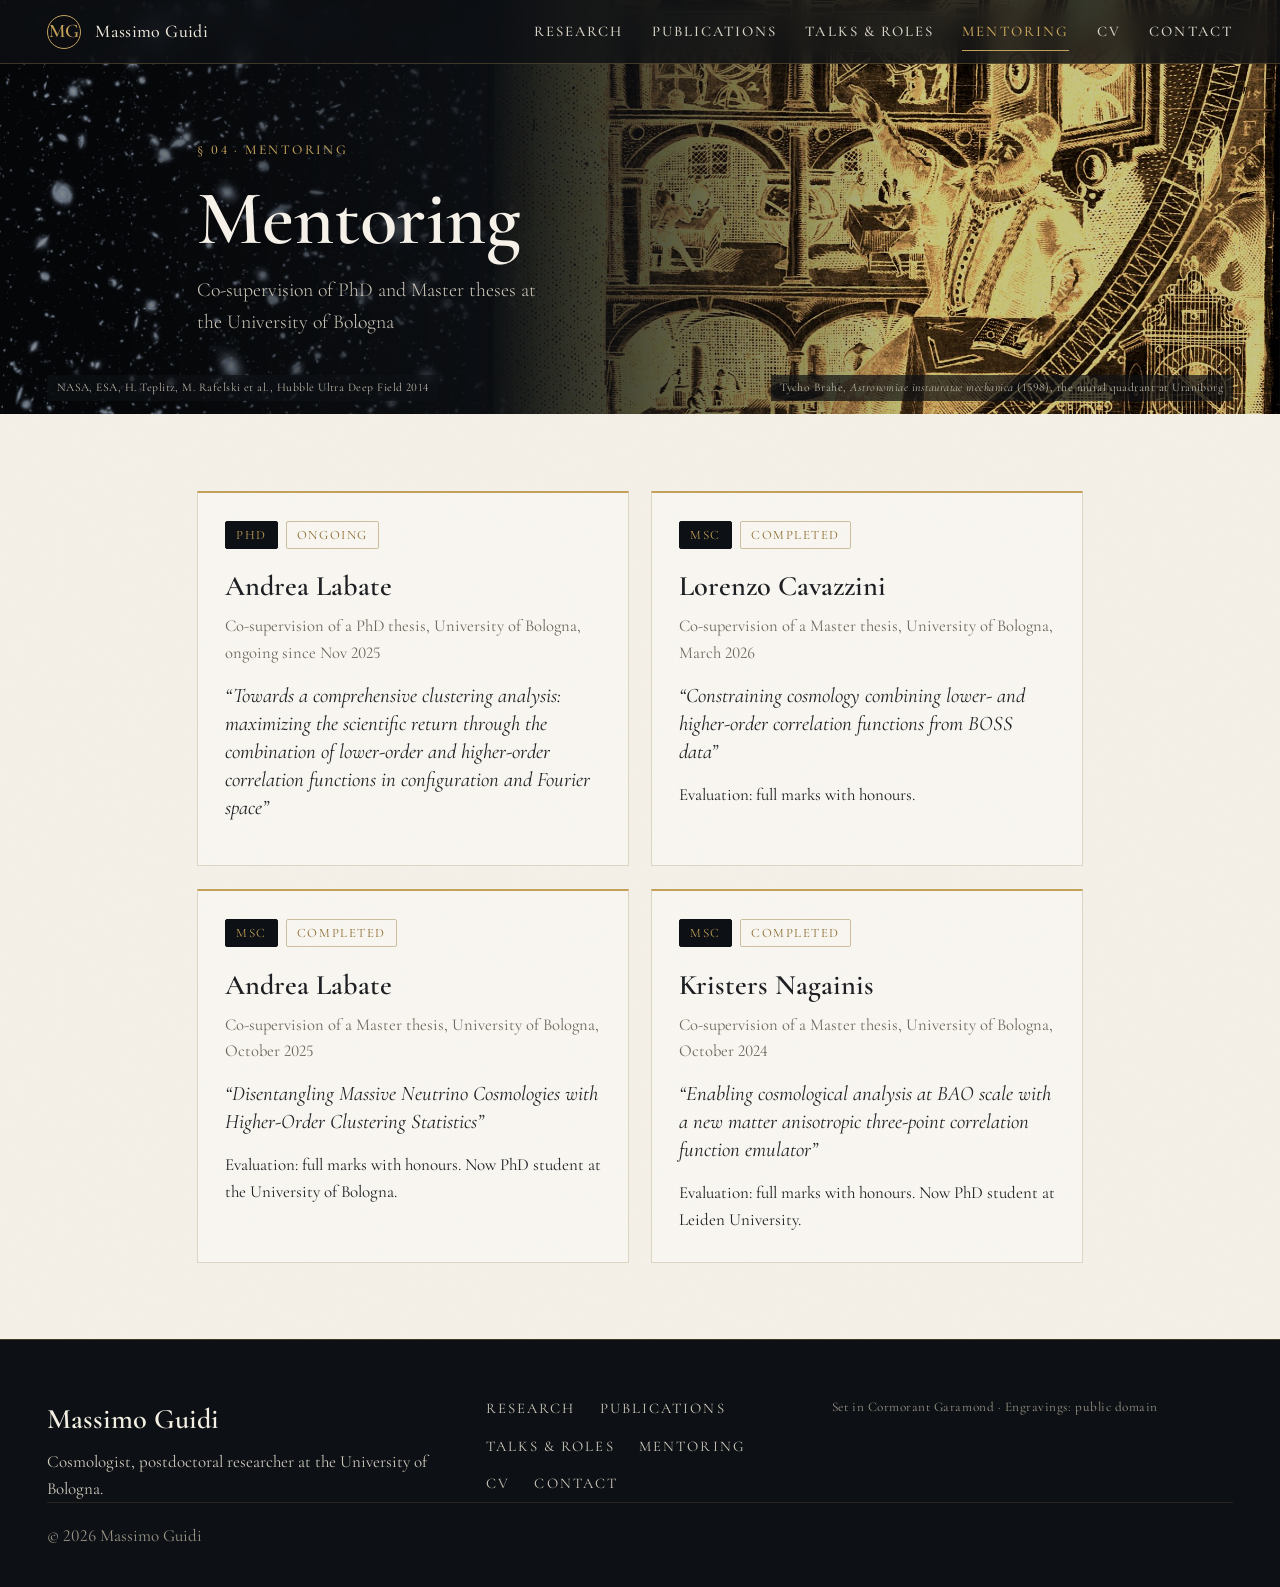
<file: mentoring.html>
<!doctype html>
<html lang="en">
<head>
<meta charset="utf-8">
<meta name="viewport" content="width=device-width, initial-scale=1">
<title>Mentoring · Massimo Guidi</title>
<meta name="description" content="Massimo Guidi, cosmologist: co-supervision of PhD and Master theses at the University of Bologna.">
<link rel="canonical" href="https://mguidi.pages.dev/mentoring">
<meta property="og:type" content="website">
<meta property="og:site_name" content="Massimo Guidi">
<meta property="og:title" content="Mentoring · Massimo Guidi">
<meta property="og:description" content="Massimo Guidi, cosmologist: co-supervision of PhD and Master theses at the University of Bologna.">
<meta property="og:url" content="https://mguidi.pages.dev/mentoring">
<meta property="og:image" content="https://mguidi.pages.dev/assets/og-image.jpg">
<meta name="twitter:card" content="summary_large_image">
<script>document.documentElement.classList.add('js');</script>
<link rel="stylesheet" href="style.css">
</head>
<body>
<nav class="topnav" id="topnav" aria-label="Main">
  <a class="brand" href="index.html"><span class="mono-mark" aria-hidden="true">MG</span><span>Massimo Guidi</span></a>
  <button class="nav-toggle" id="navToggle" aria-label="Toggle menu" aria-expanded="false" aria-controls="navLinks"><span></span></button>
  <div class="nav-links" id="navLinks">
    <a href="research.html">Research</a>
    <a href="publications.html">Publications</a>
    <a href="talks.html">Talks &amp; Roles</a>
    <a href="mentoring.html" class="current" aria-current="page">Mentoring</a>
    <a href="cv.html">CV</a>
    <a href="contact.html">Contact</a>
  </div>
</nav>

<header class="page-hero">
  <img class="ph-mod" src="assets/m-mentoring-hudf.jpg" alt="Hubble Ultra Deep Field">
  <svg class="ph-img orrery" viewBox="0 0 1499 1700" preserveAspectRatio="xMidYMid slice" style="--cx:240px;--cy:316px" role="img" aria-label="Tycho Brahe and his assistants at the great mural quadrant, Uraniborg: the sight moves slowly along the arc">
<image href="assets/mentoring-tycho-brass.jpg" width="1499" height="2024"/>
<defs><radialGradient id="glow"><stop offset="0" stop-color="#fff1c9" stop-opacity=".95"/><stop offset=".35" stop-color="#e0c27a" stop-opacity=".55"/><stop offset="1" stop-color="#e0c27a" stop-opacity="0"/></radialGradient></defs><g class="orb-sight" fill="none" stroke="#fff1c9"><line x1="240" y1="316" x2="1382" y2="316" stroke-width="4" stroke-opacity=".6" stroke-dasharray="18 16"/><circle cx="1412" cy="316" r="70" fill="url(#glow)" stroke="none"/><circle cx="1412" cy="316" r="24" stroke-width="5"/></g>
</svg>
  <div class="page-hero-inner">
    <p class="eyebrow">§ 04 · MENTORING</p>
    <h1>Mentoring</h1>
    <p class="sub">Co-supervision of PhD and Master theses at the University of Bologna</p>
  </div>
  <p class="page-credit left">NASA, ESA, H. Teplitz, M. Rafelski et al., Hubble Ultra Deep Field 2014</p>
  <p class="page-credit">Tycho Brahe, <em>Astronomiae instauratae mechanica</em> (1598), the mural quadrant at Uraniborg</p>
</header>

<main class="page">
  <div class="wrap">
    <div class="grid-2">
    <article class="mcard reveal">
      <div class="pills"><span class="pill fill">PhD</span><span class="pill">ongoing</span></div>
      <h3>Andrea Labate</h3>
      <p class="where">Co-supervision of a PhD thesis, University of Bologna, ongoing since Nov 2025</p>
      <p class="thesis">“Towards a comprehensive clustering analysis: maximizing the scientific return through the combination of lower-order and higher-order correlation functions in configuration and Fourier space”</p>
      
    </article>
    <article class="mcard reveal">
      <div class="pills"><span class="pill fill">MSc</span><span class="pill">completed</span></div>
      <h3>Lorenzo Cavazzini</h3>
      <p class="where">Co-supervision of a Master thesis, University of Bologna, March 2026</p>
      <p class="thesis">“Constraining cosmology combining lower- and higher-order correlation functions from BOSS data”</p>
      <p class="out">Evaluation: full marks with honours.</p>
    </article>
    <article class="mcard reveal">
      <div class="pills"><span class="pill fill">MSc</span><span class="pill">completed</span></div>
      <h3>Andrea Labate</h3>
      <p class="where">Co-supervision of a Master thesis, University of Bologna, October 2025</p>
      <p class="thesis">“Disentangling Massive Neutrino Cosmologies with Higher-Order Clustering Statistics”</p>
      <p class="out">Evaluation: full marks with honours. Now PhD student at the University of Bologna.</p>
    </article>
    <article class="mcard reveal">
      <div class="pills"><span class="pill fill">MSc</span><span class="pill">completed</span></div>
      <h3>Kristers Nagainis</h3>
      <p class="where">Co-supervision of a Master thesis, University of Bologna, October 2024</p>
      <p class="thesis">“Enabling cosmological analysis at BAO scale with a new matter anisotropic three-point correlation function emulator”</p>
      <p class="out">Evaluation: full marks with honours. Now PhD student at Leiden University.</p>
    </article>
    </div>
  </div>
</main>

<footer class="site-footer">
  <div class="foot-grid">
    <div>
      <h4>Massimo Guidi</h4>
      <p>Cosmologist, postdoctoral researcher at the University of Bologna.</p>
    </div>
    <nav aria-label="Footer">
      <a href="research.html">Research</a>
      <a href="publications.html">Publications</a>
      <a href="talks.html">Talks &amp; Roles</a>
      <a href="mentoring.html">Mentoring</a>
      <a href="cv.html">CV</a>
      <a href="contact.html">Contact</a>
    </nav>
    <p class="mono">Set in Cormorant Garamond · Engravings: public domain</p>
  </div>
  <p class="foot-copy">© 2026 Massimo Guidi</p>
</footer>
<script src="script.js"></script>
</body>
</html>
</file>
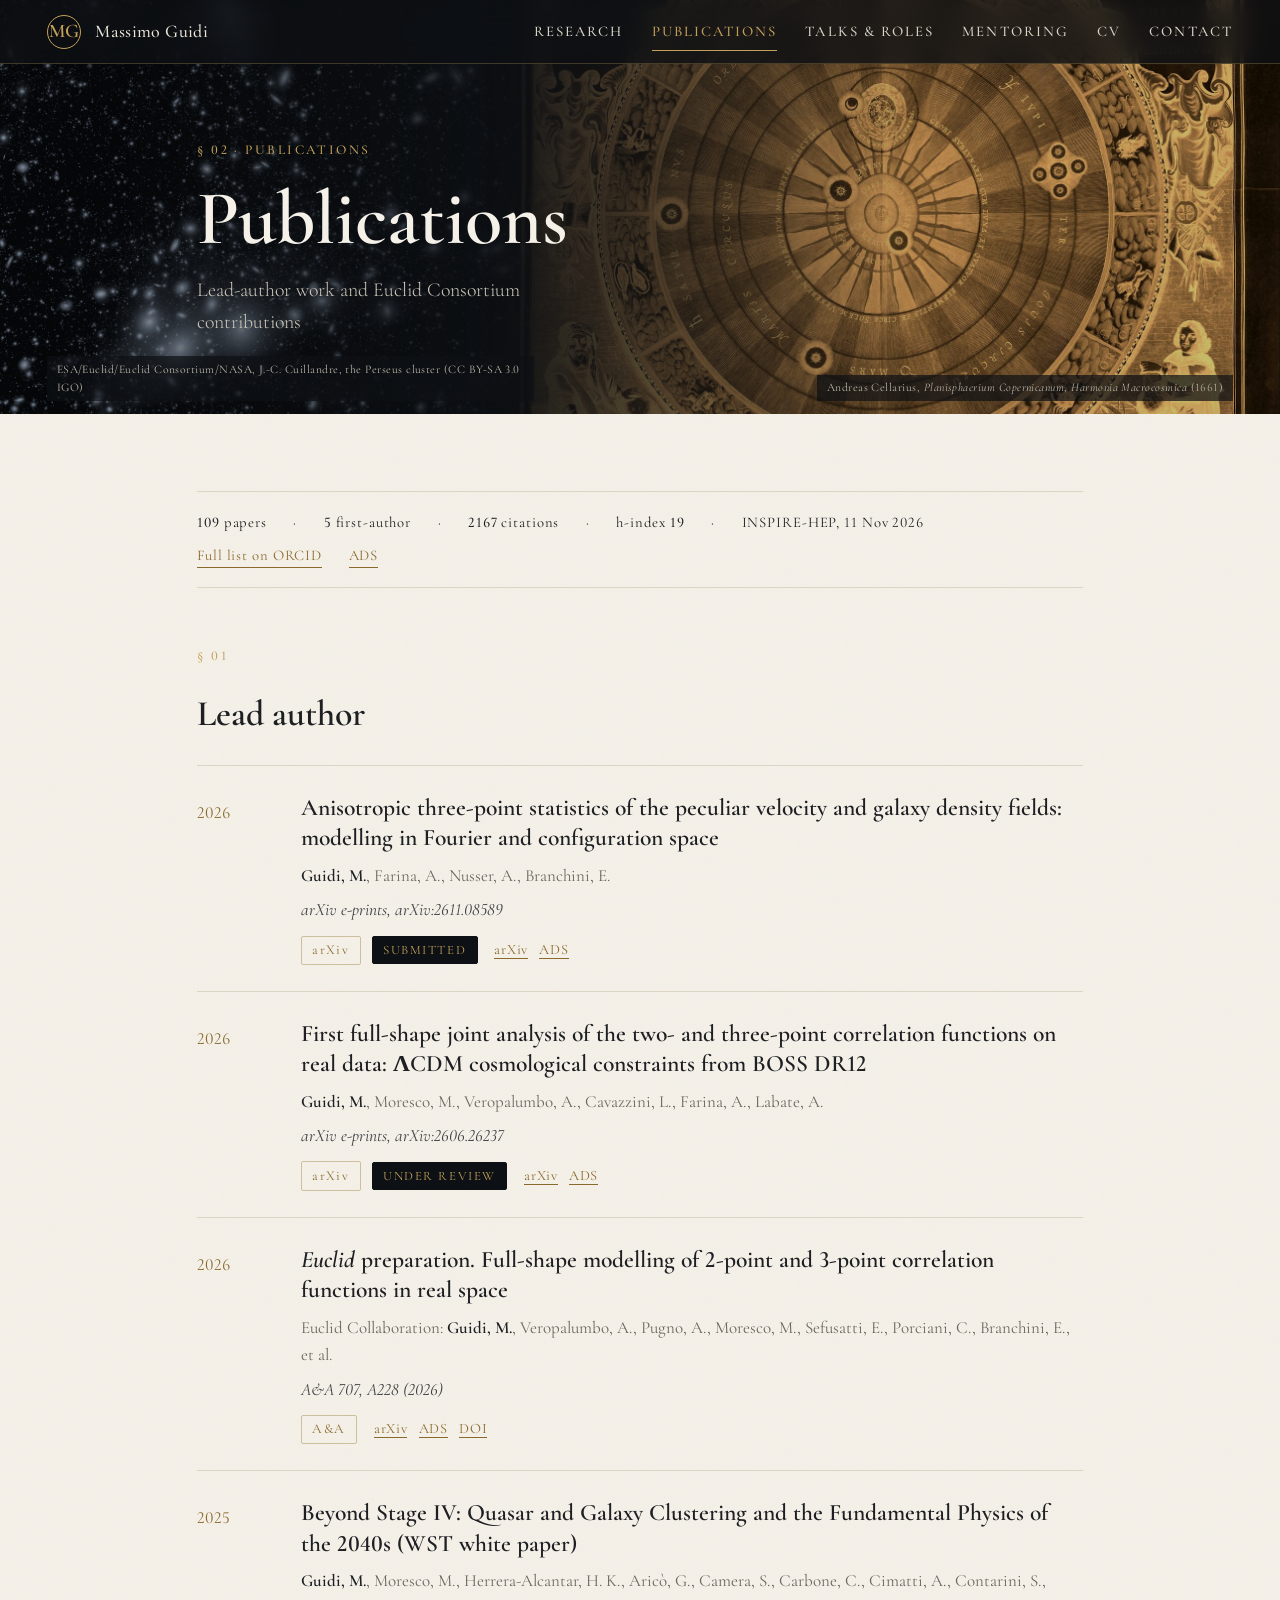
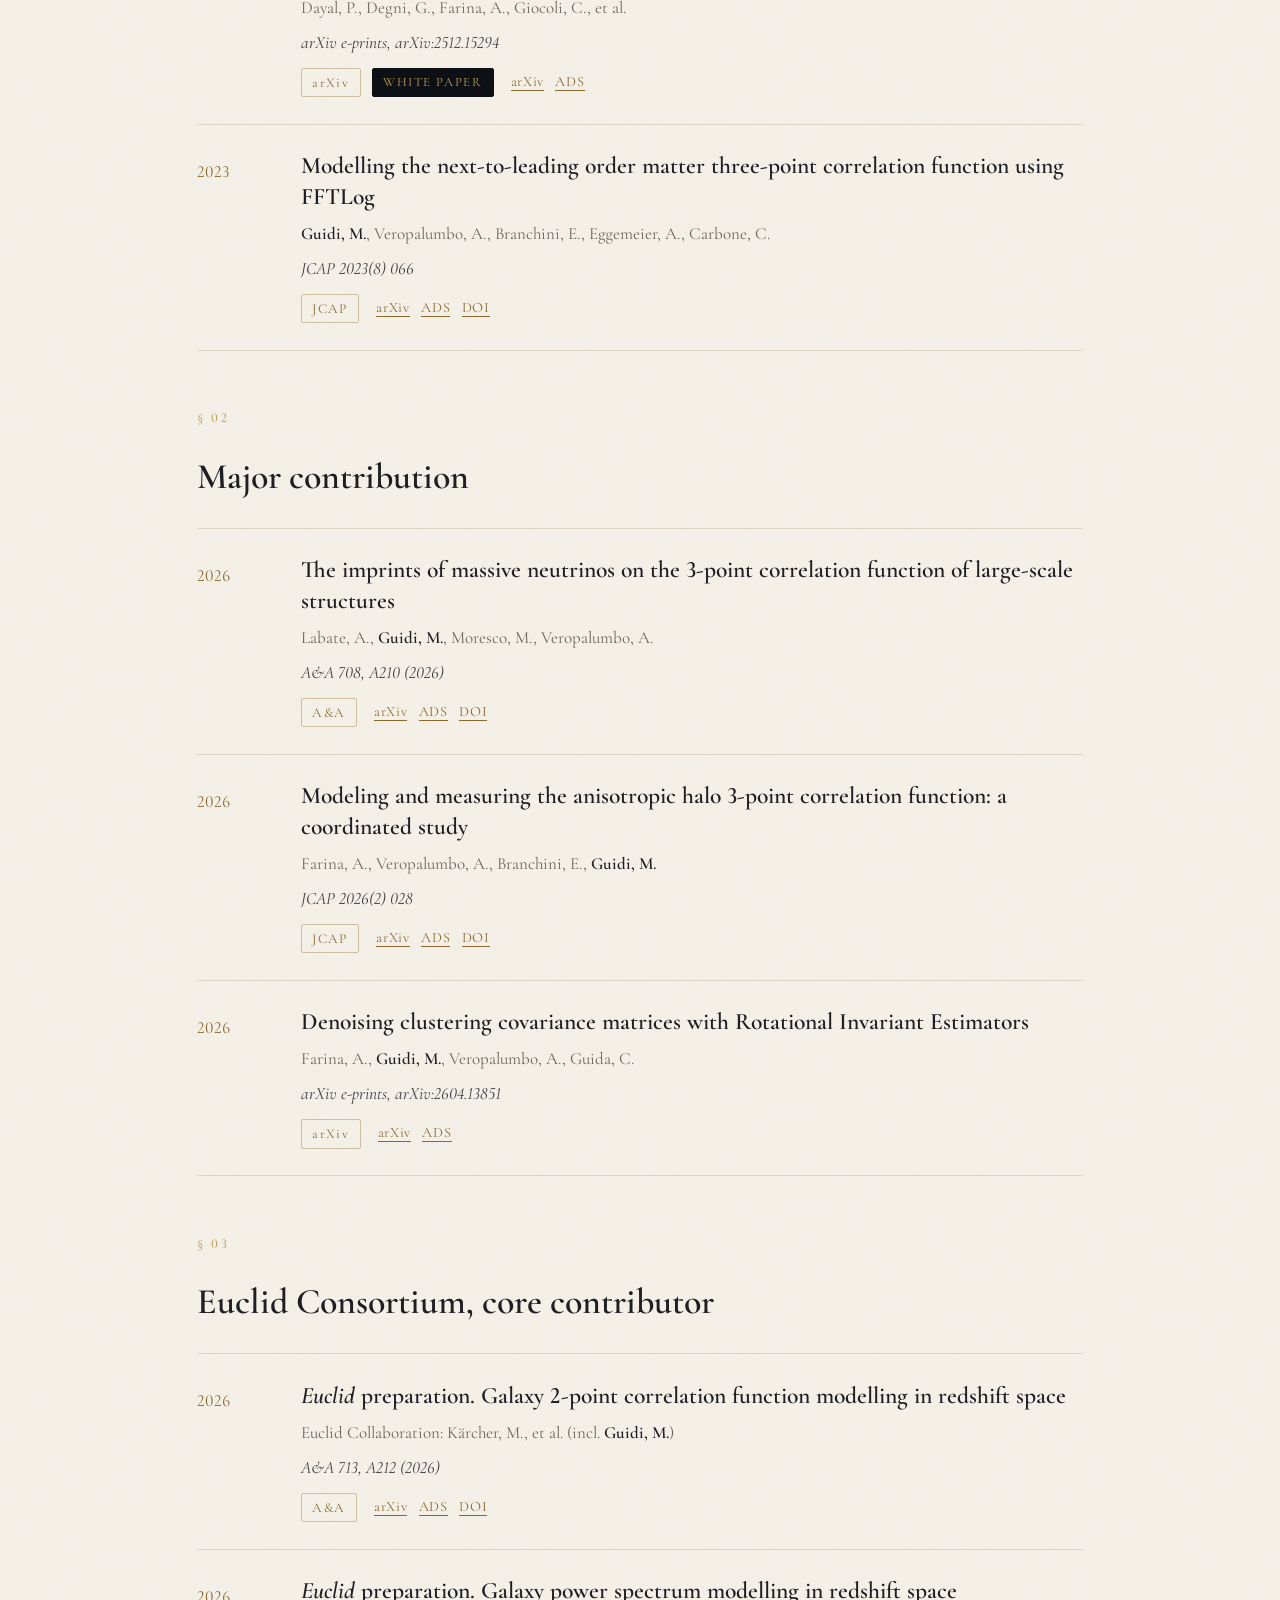
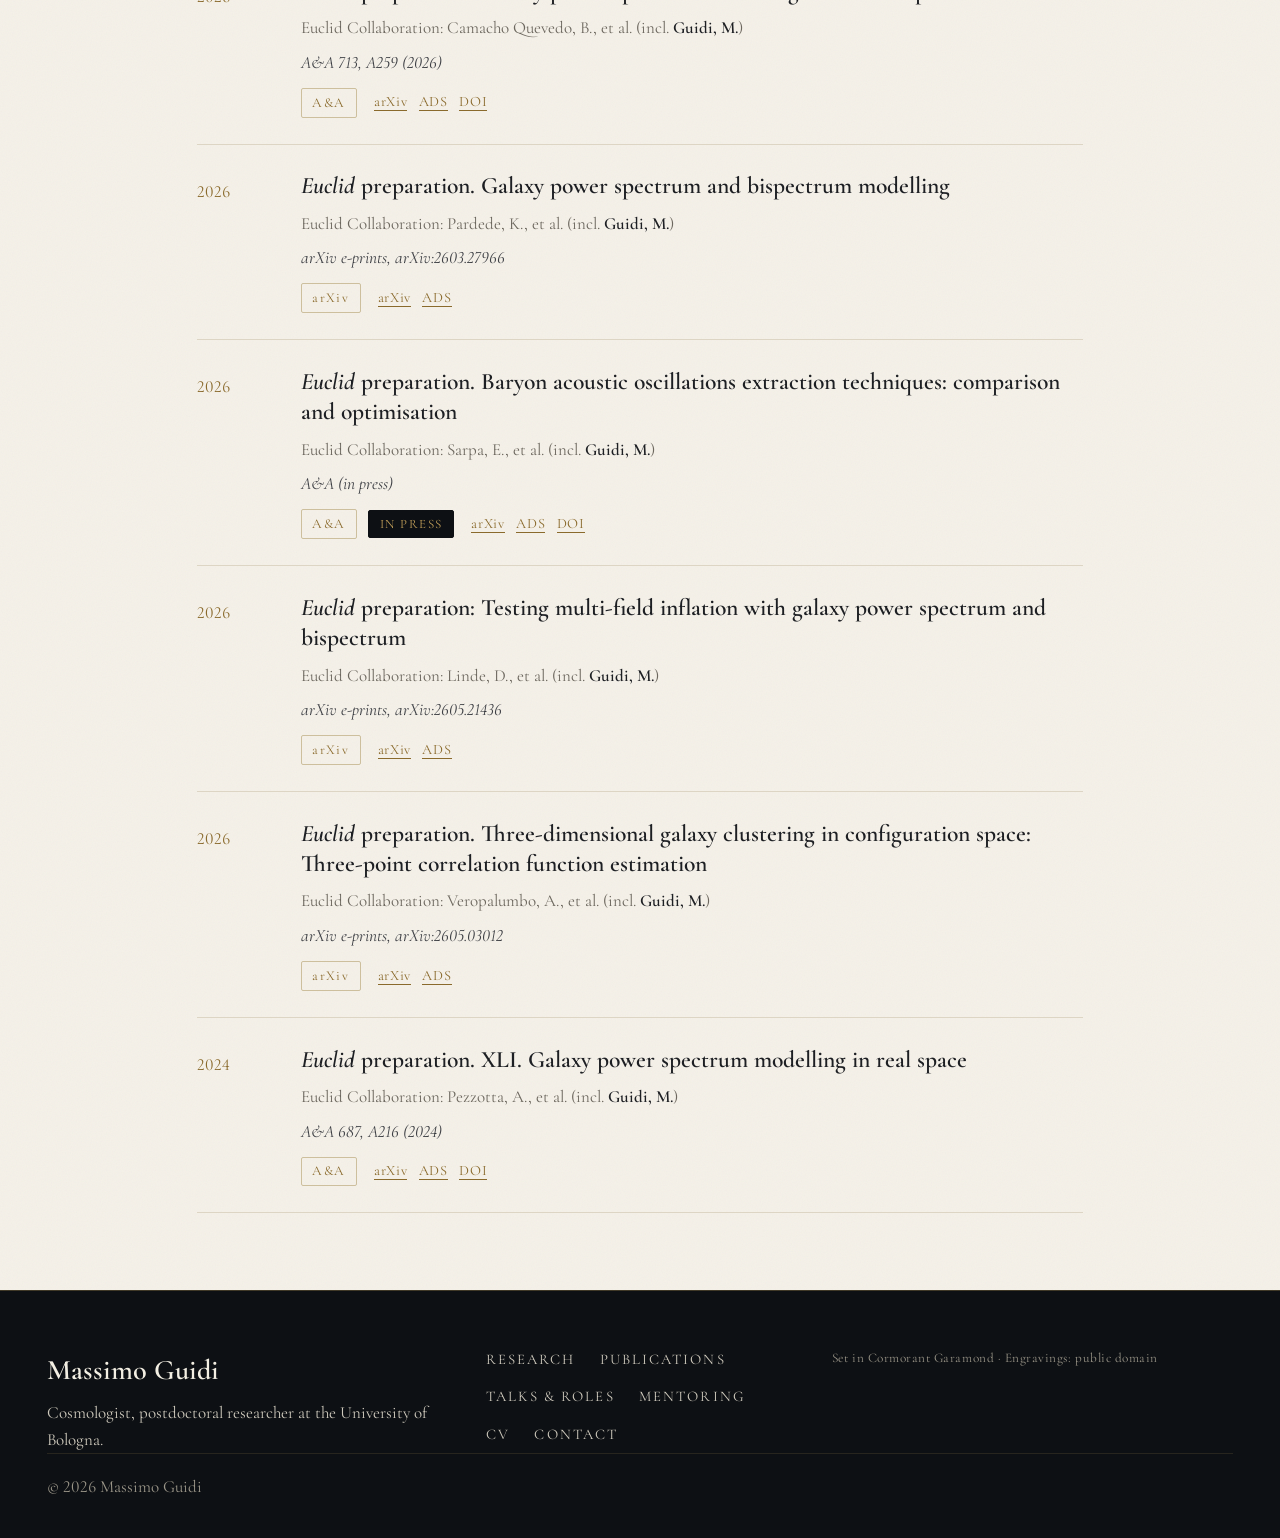
<file: publications.html>
<!doctype html>
<html lang="en">
<head>
<meta charset="utf-8">
<meta name="viewport" content="width=device-width, initial-scale=1">
<title>Publications · Massimo Guidi</title>
<meta name="description" content="Massimo Guidi, cosmologist: lead-author work and Euclid Consortium contributions.">
<link rel="canonical" href="https://mguidi.pages.dev/publications">
<meta property="og:type" content="website">
<meta property="og:site_name" content="Massimo Guidi">
<meta property="og:title" content="Publications · Massimo Guidi">
<meta property="og:description" content="Massimo Guidi, cosmologist: lead-author work and Euclid Consortium contributions.">
<meta property="og:url" content="https://mguidi.pages.dev/publications">
<meta property="og:image" content="https://mguidi.pages.dev/assets/og-image.jpg">
<meta name="twitter:card" content="summary_large_image">
<script>document.documentElement.classList.add('js');</script>
<link rel="stylesheet" href="style.css">
</head>
<body>
<nav class="topnav" id="topnav" aria-label="Main">
  <a class="brand" href="index.html"><span class="mono-mark" aria-hidden="true">MG</span><span>Massimo Guidi</span></a>
  <button class="nav-toggle" id="navToggle" aria-label="Toggle menu" aria-expanded="false" aria-controls="navLinks"><span></span></button>
  <div class="nav-links" id="navLinks">
    <a href="research.html">Research</a>
    <a href="publications.html" class="current" aria-current="page">Publications</a>
    <a href="talks.html">Talks &amp; Roles</a>
    <a href="mentoring.html">Mentoring</a>
    <a href="cv.html">CV</a>
    <a href="contact.html">Contact</a>
  </div>
</nav>

<header class="page-hero">
  <img class="ph-mod" src="assets/m-publications-perseus.jpg" alt="Euclid image of the Perseus galaxy cluster">
  <svg class="ph-img orrery" viewBox="0 0 1600 1380" preserveAspectRatio="xMidYMid slice" style="--cx:797px;--cy:705px" role="img" aria-label="Cellarius, Planisphaerium Copernicanum: the planetary orbits turn slowly around the Sun">
<defs><clipPath id="orb0"><circle cx="797" cy="705" r="496"/></clipPath><clipPath id="orb1"><circle cx="797" cy="705" r="33"/></clipPath></defs>
<image href="assets/geographer-brass.jpg" width="1600" height="1380"/>
<g clip-path="url(#orb0)"><image class="orb-slow" href="assets/geographer-brass.jpg" width="1600" height="1380"/></g>
<g clip-path="url(#orb1)"><image href="assets/geographer-brass.jpg" width="1600" height="1380"/></g>
</svg>
  <div class="page-hero-inner">
    <p class="eyebrow">§ 02 · PUBLICATIONS</p>
    <h1>Publications</h1>
    <p class="sub">Lead-author work and Euclid Consortium contributions</p>
  </div>
  <p class="page-credit left">ESA/Euclid/Euclid Consortium/NASA, J.-C. Cuillandre, the Perseus cluster (CC BY-SA 3.0 IGO)</p>
  <p class="page-credit">Andreas Cellarius, <em>Planisphaerium Copernicanum</em>, <em>Harmonia Macrocosmica</em> (1661)</p>
</header>

<main class="page">
  <div class="wrap">
    <div class="statbar">
      <span><b>109</b> papers</span><span class="dot">·</span><span><b>5</b> first-author</span><span class="dot">·</span>
      <span><b>2167</b> citations</span><span class="dot">·</span><span>h-index <b>19</b></span><span class="dot">·</span>
      <span>INSPIRE-HEP, 11 Nov 2026</span>
      <span class="sp"></span>
      <a href="https://orcid.org/0000-0001-9408-1101" target="_blank" rel="noopener">Full list on ORCID</a>
      <a href="https://ui.adsabs.harvard.edu/search/q=author%3A%22Guidi%2C%20M.%22&sort=date%20desc" target="_blank" rel="noopener">ADS</a>
    </div>
    <section class="pub-group reveal">
      <p class="eyebrow">§ 01</p>
      <h2>Lead author</h2>
      <article class="pub">
        <div class="yr">2026</div>
        <div>
          <h3>Anisotropic three-point statistics of the peculiar velocity and galaxy density fields: modelling in Fourier and configuration space</h3>
          <p class="au"><b>Guidi, M.</b>, Farina, A., Nusser, A., Branchini, E.</p>
          <p class="ref">arXiv e-prints, arXiv:2611.08589</p>
          <div class="meta"><span class="mono-tag">arXiv</span> <span class="pill fill">submitted</span><span class="links"><a href="https://arxiv.org/abs/2611.08589" target="_blank" rel="noopener">arXiv</a><a href="https://ui.adsabs.harvard.edu/abs/2026arXiv261108589G" target="_blank" rel="noopener">ADS</a></span></div>
        </div>
      </article>
      <article class="pub">
        <div class="yr">2026</div>
        <div>
          <h3>First full-shape joint analysis of the two- and three-point correlation functions on real data: ΛCDM cosmological constraints from BOSS DR12</h3>
          <p class="au"><b>Guidi, M.</b>, Moresco, M., Veropalumbo, A., Cavazzini, L., Farina, A., Labate, A.</p>
          <p class="ref">arXiv e-prints, arXiv:2606.26237</p>
          <div class="meta"><span class="mono-tag">arXiv</span> <span class="pill fill">under review</span><span class="links"><a href="https://arxiv.org/abs/2606.26237" target="_blank" rel="noopener">arXiv</a><a href="https://ui.adsabs.harvard.edu/abs/2026arXiv260626237G" target="_blank" rel="noopener">ADS</a></span></div>
        </div>
      </article>
      <article class="pub">
        <div class="yr">2026</div>
        <div>
          <h3><em>Euclid</em> preparation. Full-shape modelling of 2-point and 3-point correlation functions in real space</h3>
          <p class="au">Euclid Collaboration: <b>Guidi, M.</b>, Veropalumbo, A., Pugno, A., Moresco, M., Sefusatti, E., Porciani, C., Branchini, E., et al.</p>
          <p class="ref">A&amp;A 707, A228 (2026)</p>
          <div class="meta"><span class="mono-tag">A&amp;A</span><span class="links"><a href="https://arxiv.org/abs/2506.22257" target="_blank" rel="noopener">arXiv</a><a href="https://ui.adsabs.harvard.edu/abs/2025arXiv250622257E" target="_blank" rel="noopener">ADS</a><a href="https://doi.org/10.1051/0004-6361/202556177" target="_blank" rel="noopener">DOI</a></span></div>
        </div>
      </article>
      <article class="pub">
        <div class="yr">2025</div>
        <div>
          <h3>Beyond Stage IV: Quasar and Galaxy Clustering and the Fundamental Physics of the 2040s (WST white paper)</h3>
          <p class="au"><b>Guidi, M.</b>, Moresco, M., Herrera-Alcantar, H. K., Aricò, G., Camera, S., Carbone, C., Cimatti, A., Contarini, S., Dayal, P., Degni, G., Farina, A., Giocoli, C., et al.</p>
          <p class="ref">arXiv e-prints, arXiv:2512.15294</p>
          <div class="meta"><span class="mono-tag">arXiv</span> <span class="pill fill">white paper</span><span class="links"><a href="https://arxiv.org/abs/2512.15294" target="_blank" rel="noopener">arXiv</a><a href="https://ui.adsabs.harvard.edu/abs/2025arXiv251215294G" target="_blank" rel="noopener">ADS</a></span></div>
        </div>
      </article>
      <article class="pub">
        <div class="yr">2023</div>
        <div>
          <h3>Modelling the next-to-leading order matter three-point correlation function using FFTLog</h3>
          <p class="au"><b>Guidi, M.</b>, Veropalumbo, A., Branchini, E., Eggemeier, A., Carbone, C.</p>
          <p class="ref">JCAP 2023(8) 066</p>
          <div class="meta"><span class="mono-tag">JCAP</span><span class="links"><a href="https://arxiv.org/abs/2212.07382" target="_blank" rel="noopener">arXiv</a><a href="https://ui.adsabs.harvard.edu/abs/2023JCAP...08..066G" target="_blank" rel="noopener">ADS</a><a href="https://doi.org/10.1088/1475-7516/2023/08/066" target="_blank" rel="noopener">DOI</a></span></div>
        </div>
      </article>
    </section>
    <section class="pub-group reveal">
      <p class="eyebrow">§ 02</p>
      <h2>Major contribution</h2>
      <article class="pub">
        <div class="yr">2026</div>
        <div>
          <h3>The imprints of massive neutrinos on the 3-point correlation function of large-scale structures</h3>
          <p class="au">Labate, A., <b>Guidi, M.</b>, Moresco, M., Veropalumbo, A.</p>
          <p class="ref">A&amp;A 708, A210 (2026)</p>
          <div class="meta"><span class="mono-tag">A&amp;A</span><span class="links"><a href="https://arxiv.org/abs/2512.16992" target="_blank" rel="noopener">arXiv</a><a href="https://ui.adsabs.harvard.edu/abs/2025arXiv251216992L" target="_blank" rel="noopener">ADS</a><a href="https://doi.org/10.1051/0004-6361/202558719" target="_blank" rel="noopener">DOI</a></span></div>
        </div>
      </article>
      <article class="pub">
        <div class="yr">2026</div>
        <div>
          <h3>Modeling and measuring the anisotropic halo 3-point correlation function: a coordinated study</h3>
          <p class="au">Farina, A., Veropalumbo, A., Branchini, E., <b>Guidi, M.</b></p>
          <p class="ref">JCAP 2026(2) 028</p>
          <div class="meta"><span class="mono-tag">JCAP</span><span class="links"><a href="https://arxiv.org/abs/2408.03036" target="_blank" rel="noopener">arXiv</a><a href="https://ui.adsabs.harvard.edu/abs/2024arXiv240803036F" target="_blank" rel="noopener">ADS</a><a href="https://doi.org/10.1088/1475-7516/2026/02/028" target="_blank" rel="noopener">DOI</a></span></div>
        </div>
      </article>
      <article class="pub">
        <div class="yr">2026</div>
        <div>
          <h3>Denoising clustering covariance matrices with Rotational Invariant Estimators</h3>
          <p class="au">Farina, A., <b>Guidi, M.</b>, Veropalumbo, A., Guida, C.</p>
          <p class="ref">arXiv e-prints, arXiv:2604.13851</p>
          <div class="meta"><span class="mono-tag">arXiv</span><span class="links"><a href="https://arxiv.org/abs/2604.13851" target="_blank" rel="noopener">arXiv</a><a href="https://ui.adsabs.harvard.edu/abs/2026arXiv260413851F" target="_blank" rel="noopener">ADS</a></span></div>
        </div>
      </article>
    </section>
    <section class="pub-group reveal">
      <p class="eyebrow">§ 03</p>
      <h2>Euclid Consortium, core contributor</h2>
      <article class="pub">
        <div class="yr">2026</div>
        <div>
          <h3><em>Euclid</em> preparation. Galaxy 2-point correlation function modelling in redshift space</h3>
          <p class="au">Euclid Collaboration: Kärcher, M., et al. (incl. <b>Guidi, M.</b>)</p>
          <p class="ref">A&amp;A 713, A212 (2026)</p>
          <div class="meta"><span class="mono-tag">A&amp;A</span><span class="links"><a href="https://arxiv.org/abs/2601.04780" target="_blank" rel="noopener">arXiv</a><a href="https://ui.adsabs.harvard.edu/abs/2026arXiv260104780E" target="_blank" rel="noopener">ADS</a><a href="https://doi.org/10.1051/0004-6361/202658887" target="_blank" rel="noopener">DOI</a></span></div>
        </div>
      </article>
      <article class="pub">
        <div class="yr">2026</div>
        <div>
          <h3><em>Euclid</em> preparation. Galaxy power spectrum modelling in redshift space</h3>
          <p class="au">Euclid Collaboration: Camacho Quevedo, B., et al. (incl. <b>Guidi, M.</b>)</p>
          <p class="ref">A&amp;A 713, A259 (2026)</p>
          <div class="meta"><span class="mono-tag">A&amp;A</span><span class="links"><a href="https://arxiv.org/abs/2601.20826" target="_blank" rel="noopener">arXiv</a><a href="https://ui.adsabs.harvard.edu/abs/2026arXiv260120826E" target="_blank" rel="noopener">ADS</a><a href="https://doi.org/10.1051/0004-6361/202659593" target="_blank" rel="noopener">DOI</a></span></div>
        </div>
      </article>
      <article class="pub">
        <div class="yr">2026</div>
        <div>
          <h3><em>Euclid</em> preparation. Galaxy power spectrum and bispectrum modelling</h3>
          <p class="au">Euclid Collaboration: Pardede, K., et al. (incl. <b>Guidi, M.</b>)</p>
          <p class="ref">arXiv e-prints, arXiv:2603.27966</p>
          <div class="meta"><span class="mono-tag">arXiv</span><span class="links"><a href="https://arxiv.org/abs/2603.27966" target="_blank" rel="noopener">arXiv</a><a href="https://ui.adsabs.harvard.edu/abs/2026arXiv260327966E" target="_blank" rel="noopener">ADS</a></span></div>
        </div>
      </article>
      <article class="pub">
        <div class="yr">2026</div>
        <div>
          <h3><em>Euclid</em> preparation. Baryon acoustic oscillations extraction techniques: comparison and optimisation</h3>
          <p class="au">Euclid Collaboration: Sarpa, E., et al. (incl. <b>Guidi, M.</b>)</p>
          <p class="ref">A&amp;A (in press)</p>
          <div class="meta"><span class="mono-tag">A&amp;A</span> <span class="pill fill">in press</span><span class="links"><a href="https://arxiv.org/abs/2605.03446" target="_blank" rel="noopener">arXiv</a><a href="https://ui.adsabs.harvard.edu/abs/2026arXiv260503446E" target="_blank" rel="noopener">ADS</a><a href="https://doi.org/10.1051/0004-6361/202660781" target="_blank" rel="noopener">DOI</a></span></div>
        </div>
      </article>
      <article class="pub">
        <div class="yr">2026</div>
        <div>
          <h3><em>Euclid</em> preparation: Testing multi-field inflation with galaxy power spectrum and bispectrum</h3>
          <p class="au">Euclid Collaboration: Linde, D., et al. (incl. <b>Guidi, M.</b>)</p>
          <p class="ref">arXiv e-prints, arXiv:2605.21436</p>
          <div class="meta"><span class="mono-tag">arXiv</span><span class="links"><a href="https://arxiv.org/abs/2605.21436" target="_blank" rel="noopener">arXiv</a><a href="https://ui.adsabs.harvard.edu/abs/2026arXiv260521436E" target="_blank" rel="noopener">ADS</a></span></div>
        </div>
      </article>
      <article class="pub">
        <div class="yr">2026</div>
        <div>
          <h3><em>Euclid</em> preparation. Three-dimensional galaxy clustering in configuration space: Three-point correlation function estimation</h3>
          <p class="au">Euclid Collaboration: Veropalumbo, A., et al. (incl. <b>Guidi, M.</b>)</p>
          <p class="ref">arXiv e-prints, arXiv:2605.03012</p>
          <div class="meta"><span class="mono-tag">arXiv</span><span class="links"><a href="https://arxiv.org/abs/2605.03012" target="_blank" rel="noopener">arXiv</a><a href="https://ui.adsabs.harvard.edu/abs/2026arXiv260503012E" target="_blank" rel="noopener">ADS</a></span></div>
        </div>
      </article>
      <article class="pub">
        <div class="yr">2024</div>
        <div>
          <h3><em>Euclid</em> preparation. XLI. Galaxy power spectrum modelling in real space</h3>
          <p class="au">Euclid Collaboration: Pezzotta, A., et al. (incl. <b>Guidi, M.</b>)</p>
          <p class="ref">A&amp;A 687, A216 (2024)</p>
          <div class="meta"><span class="mono-tag">A&amp;A</span><span class="links"><a href="https://arxiv.org/abs/2312.00679" target="_blank" rel="noopener">arXiv</a><a href="https://ui.adsabs.harvard.edu/abs/2024A%26A...687A.216E" target="_blank" rel="noopener">ADS</a><a href="https://doi.org/10.1051/0004-6361/202348939" target="_blank" rel="noopener">DOI</a></span></div>
        </div>
      </article>
    </section>
  </div>
</main>

<footer class="site-footer">
  <div class="foot-grid">
    <div>
      <h4>Massimo Guidi</h4>
      <p>Cosmologist, postdoctoral researcher at the University of Bologna.</p>
    </div>
    <nav aria-label="Footer">
      <a href="research.html">Research</a>
      <a href="publications.html">Publications</a>
      <a href="talks.html">Talks &amp; Roles</a>
      <a href="mentoring.html">Mentoring</a>
      <a href="cv.html">CV</a>
      <a href="contact.html">Contact</a>
    </nav>
    <p class="mono">Set in Cormorant Garamond · Engravings: public domain</p>
  </div>
  <p class="foot-copy">© 2026 Massimo Guidi</p>
</footer>
<script src="script.js"></script>
</body>
</html>
</file>
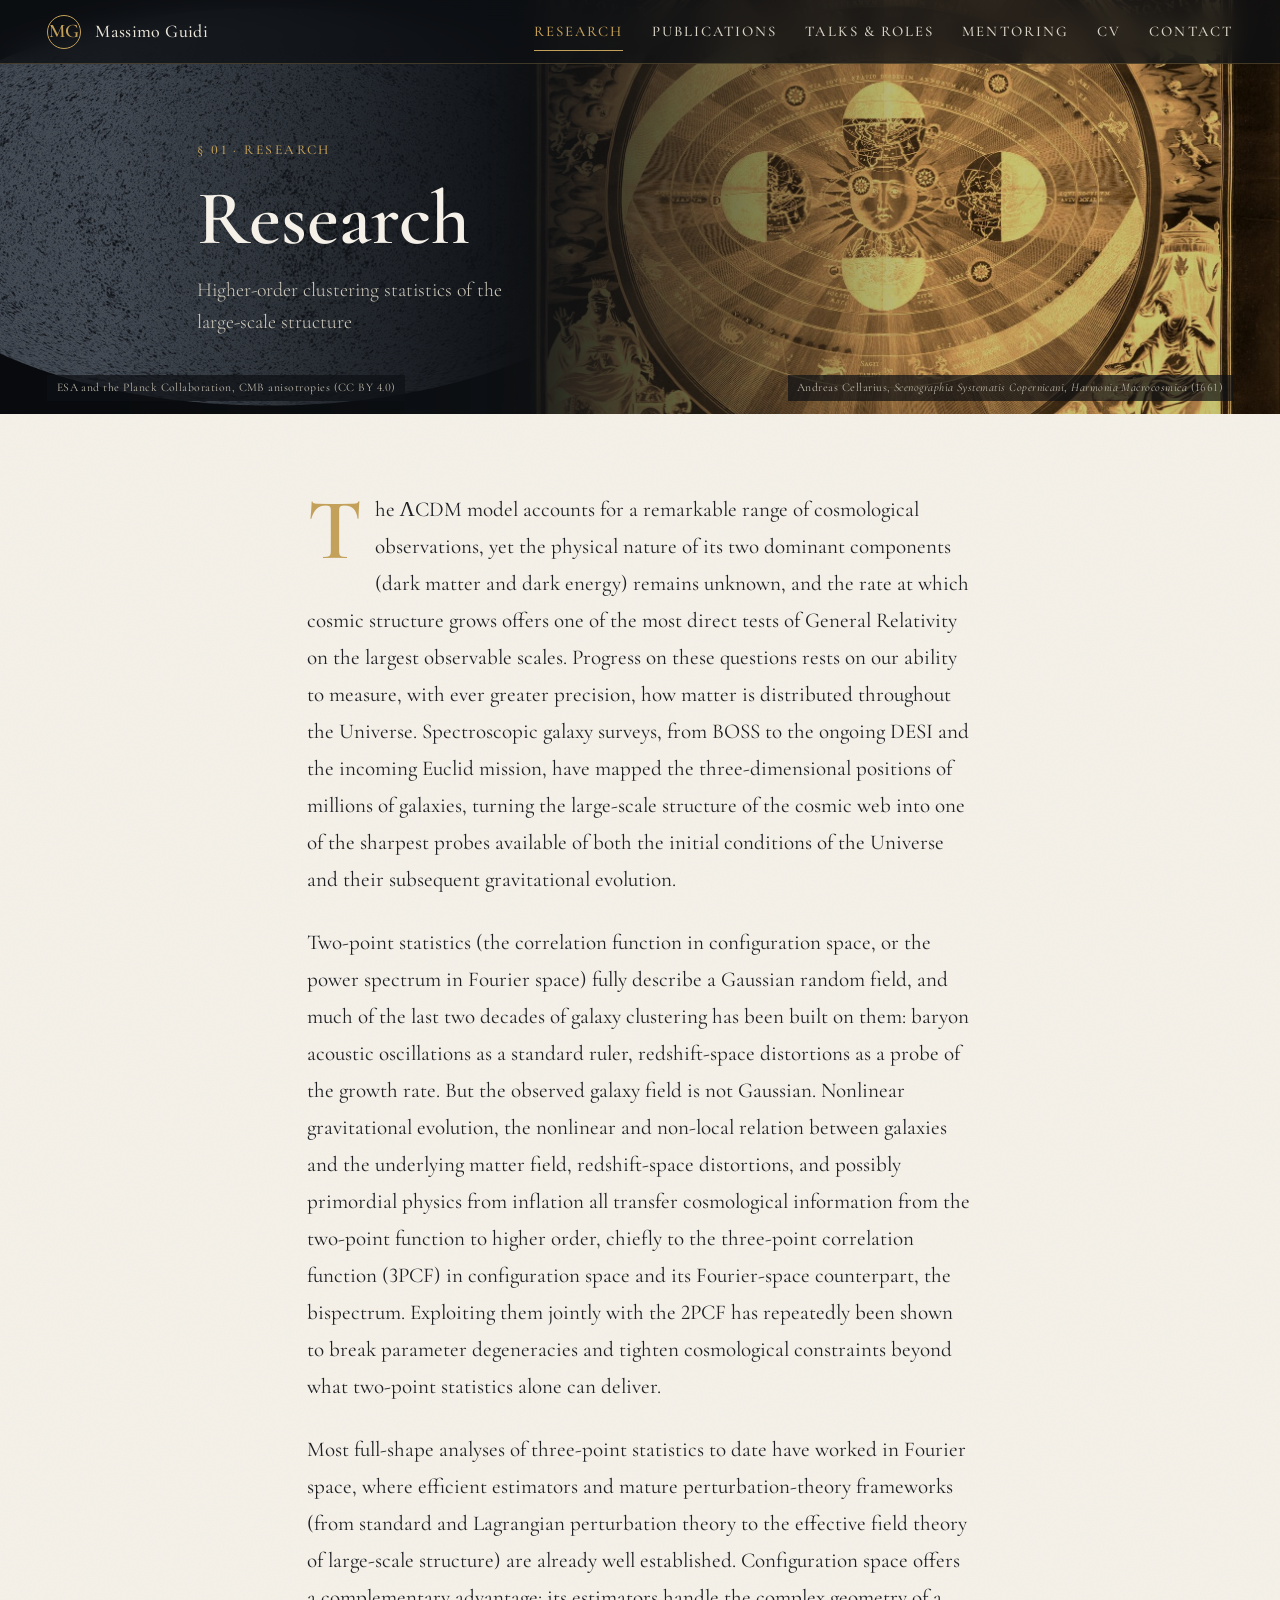
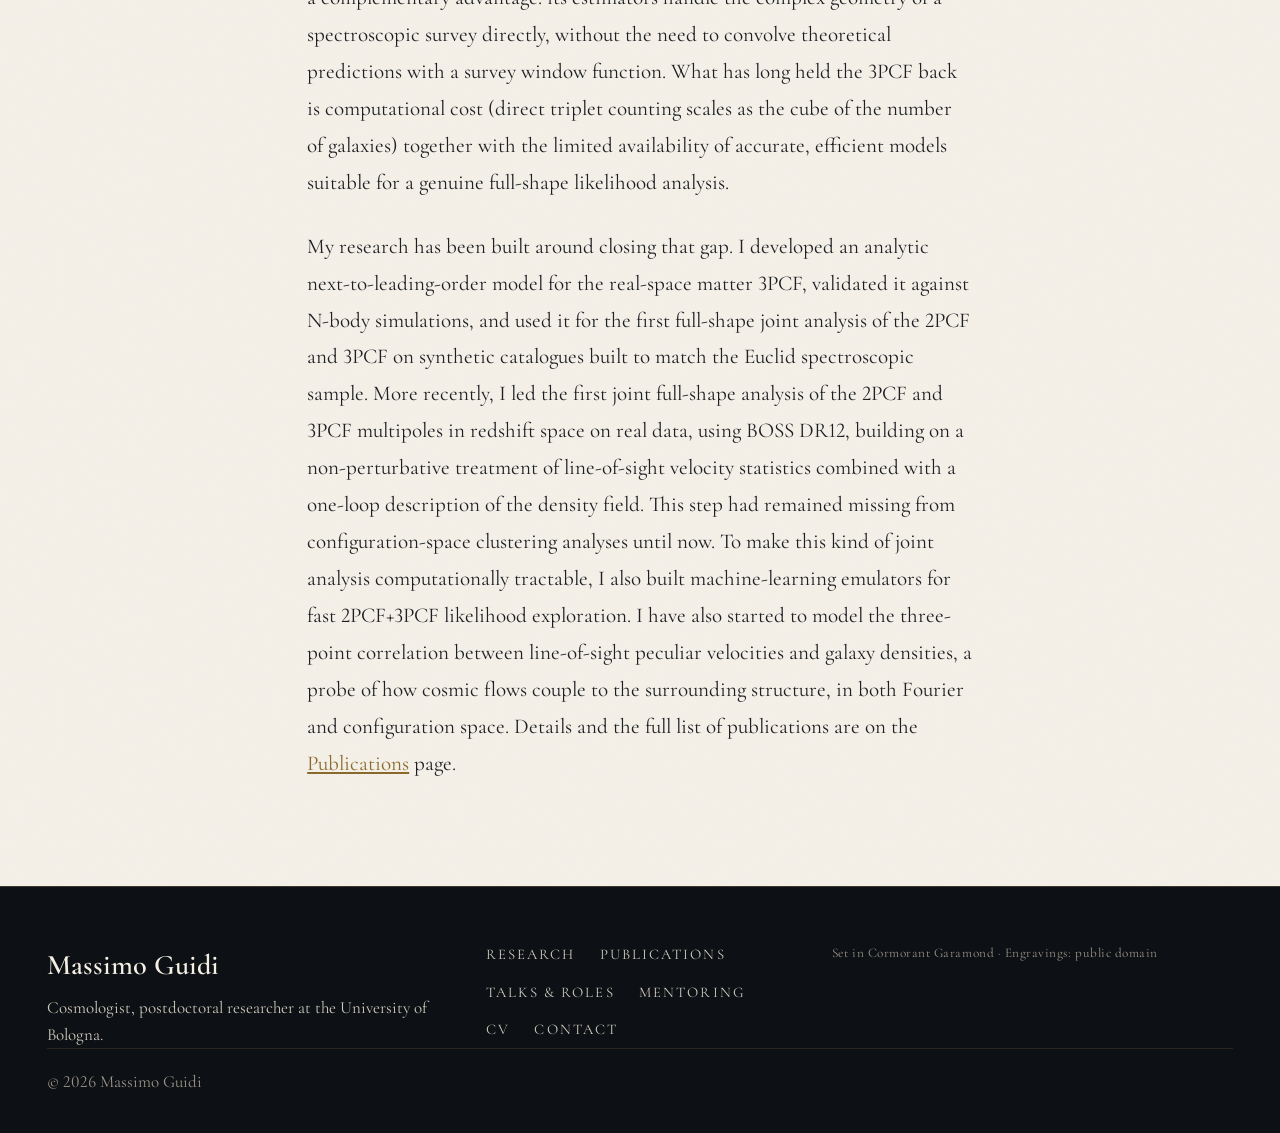
<file: research.html>
<!doctype html>
<html lang="en">
<head>
<meta charset="utf-8">
<meta name="viewport" content="width=device-width, initial-scale=1">
<title>Research · Massimo Guidi</title>
<meta name="description" content="Massimo Guidi, cosmologist: higher-order clustering statistics of the large-scale structure.">
<link rel="canonical" href="https://mguidi.pages.dev/research">
<meta property="og:type" content="website">
<meta property="og:site_name" content="Massimo Guidi">
<meta property="og:title" content="Research · Massimo Guidi">
<meta property="og:description" content="Massimo Guidi, cosmologist: higher-order clustering statistics of the large-scale structure.">
<meta property="og:url" content="https://mguidi.pages.dev/research">
<meta property="og:image" content="https://mguidi.pages.dev/assets/og-image.jpg">
<meta name="twitter:card" content="summary_large_image">
<script>document.documentElement.classList.add('js');</script>
<link rel="stylesheet" href="style.css">
</head>
<body>
<nav class="topnav" id="topnav" aria-label="Main">
  <a class="brand" href="index.html"><span class="mono-mark" aria-hidden="true">MG</span><span>Massimo Guidi</span></a>
  <button class="nav-toggle" id="navToggle" aria-label="Toggle menu" aria-expanded="false" aria-controls="navLinks"><span></span></button>
  <div class="nav-links" id="navLinks">
    <a href="research.html" class="current" aria-current="page">Research</a>
    <a href="publications.html">Publications</a>
    <a href="talks.html">Talks &amp; Roles</a>
    <a href="mentoring.html">Mentoring</a>
    <a href="cv.html">CV</a>
    <a href="contact.html">Contact</a>
  </div>
</nav>

<header class="page-hero">
  <img class="ph-mod dim" src="assets/m-research-planck.jpg" alt="Planck map of the cosmic microwave background">
  <svg class="ph-img orrery" viewBox="0 0 1600 1349" preserveAspectRatio="xMidYMid slice" style="--cx:802px;--cy:655px" role="img" aria-label="Cellarius, Scenographia Systematis Copernicani: the heavens turn slowly">
<defs><clipPath id="orb0"><circle cx="802" cy="655" r="520"/></clipPath></defs>
<image href="assets/astronomer-brass.jpg" width="1600" height="1349"/>
<g clip-path="url(#orb0)"><image class="orb-roll" href="assets/astronomer-brass.jpg" width="1600" height="1349"/></g>
</svg>
  <div class="page-hero-inner">
    <p class="eyebrow">§ 01 · RESEARCH</p>
    <h1>Research</h1>
    <p class="sub">Higher-order clustering statistics of the large-scale structure</p>
  </div>
  <p class="page-credit left">ESA and the Planck Collaboration, CMB anisotropies (CC BY 4.0)</p>
  <p class="page-credit">Andreas Cellarius, <em>Scenographia Systematis Copernicani</em>, <em>Harmonia Macrocosmica</em> (1661)</p>
</header>

<main class="page">
  <div class="wrap narrow prose">
    <p>
      The ΛCDM model accounts for a remarkable range of cosmological observations, yet the
      physical nature of its two dominant components (dark matter and dark energy) remains
      unknown, and the rate at which cosmic structure grows offers one of the most direct tests
      of General Relativity on the largest observable scales. Progress on these questions rests
      on our ability to measure, with ever greater precision, how matter is distributed
      throughout the Universe. Spectroscopic galaxy surveys, from BOSS to the ongoing DESI and
      the incoming Euclid mission, have mapped the three-dimensional positions of millions of
      galaxies, turning the large-scale structure of the cosmic web into one of the sharpest
      probes available of both the initial conditions of the Universe and their subsequent
      gravitational evolution.
    </p>
    <p>
      Two-point statistics (the correlation function in configuration space, or the power
      spectrum in Fourier space) fully describe a Gaussian random field, and much of the last
      two decades of galaxy clustering has been built on them: baryon acoustic oscillations as
      a standard ruler, redshift-space distortions as a probe of the growth rate. But the
      observed galaxy field is not Gaussian. Nonlinear gravitational evolution, the nonlinear
      and non-local relation between galaxies and the underlying matter field, redshift-space
      distortions, and possibly primordial physics from inflation all transfer cosmological
      information from the two-point function to higher order, chiefly to the three-point
      correlation function (3PCF) in configuration space and its Fourier-space counterpart, the
      bispectrum. Exploiting them jointly with the 2PCF has repeatedly been shown to break
      parameter degeneracies and tighten cosmological constraints beyond what two-point
      statistics alone can deliver.
    </p>
    <p>
      Most full-shape analyses of three-point statistics to date have worked in Fourier space,
      where efficient estimators and mature perturbation-theory frameworks (from standard and
      Lagrangian perturbation theory to the effective field theory of large-scale structure)
      are already well established. Configuration space offers a complementary advantage: its
      estimators handle the complex geometry of a spectroscopic survey directly, without the
      need to convolve theoretical predictions with a survey window function. What has long
      held the 3PCF back is computational cost (direct triplet counting scales as the cube of
      the number of galaxies) together with the limited availability of accurate, efficient
      models suitable for a genuine full-shape likelihood analysis.
    </p>
    <p>
      My research has been built around closing that gap. I developed an analytic
      next-to-leading-order model for the real-space matter 3PCF, validated it against N-body
      simulations, and used it for the first full-shape joint analysis of the 2PCF and 3PCF on
      synthetic catalogues built to match the Euclid spectroscopic sample. More recently, I led
      the first joint full-shape analysis of the 2PCF and 3PCF multipoles in redshift space on
      real data, using BOSS DR12, building on a non-perturbative treatment of line-of-sight
      velocity statistics combined with a one-loop description of the density field. This step
      had remained missing from configuration-space clustering analyses until now. To make
      this kind of joint analysis computationally tractable, I also built machine-learning
      emulators for fast 2PCF+3PCF likelihood exploration. I have also started to model the
      three-point correlation between line-of-sight peculiar velocities and galaxy densities,
      a probe of how cosmic flows couple to the surrounding structure, in both Fourier and
      configuration space. Details and the full list of
      publications are on the <a href="publications.html">Publications</a> page.
    </p>
  </div>
</main>

<footer class="site-footer">
  <div class="foot-grid">
    <div>
      <h4>Massimo Guidi</h4>
      <p>Cosmologist, postdoctoral researcher at the University of Bologna.</p>
    </div>
    <nav aria-label="Footer">
      <a href="research.html">Research</a>
      <a href="publications.html">Publications</a>
      <a href="talks.html">Talks &amp; Roles</a>
      <a href="mentoring.html">Mentoring</a>
      <a href="cv.html">CV</a>
      <a href="contact.html">Contact</a>
    </nav>
    <p class="mono">Set in Cormorant Garamond · Engravings: public domain</p>
  </div>
  <p class="foot-copy">© 2026 Massimo Guidi</p>
</footer>
<script src="script.js"></script>
</body>
</html>
</file>
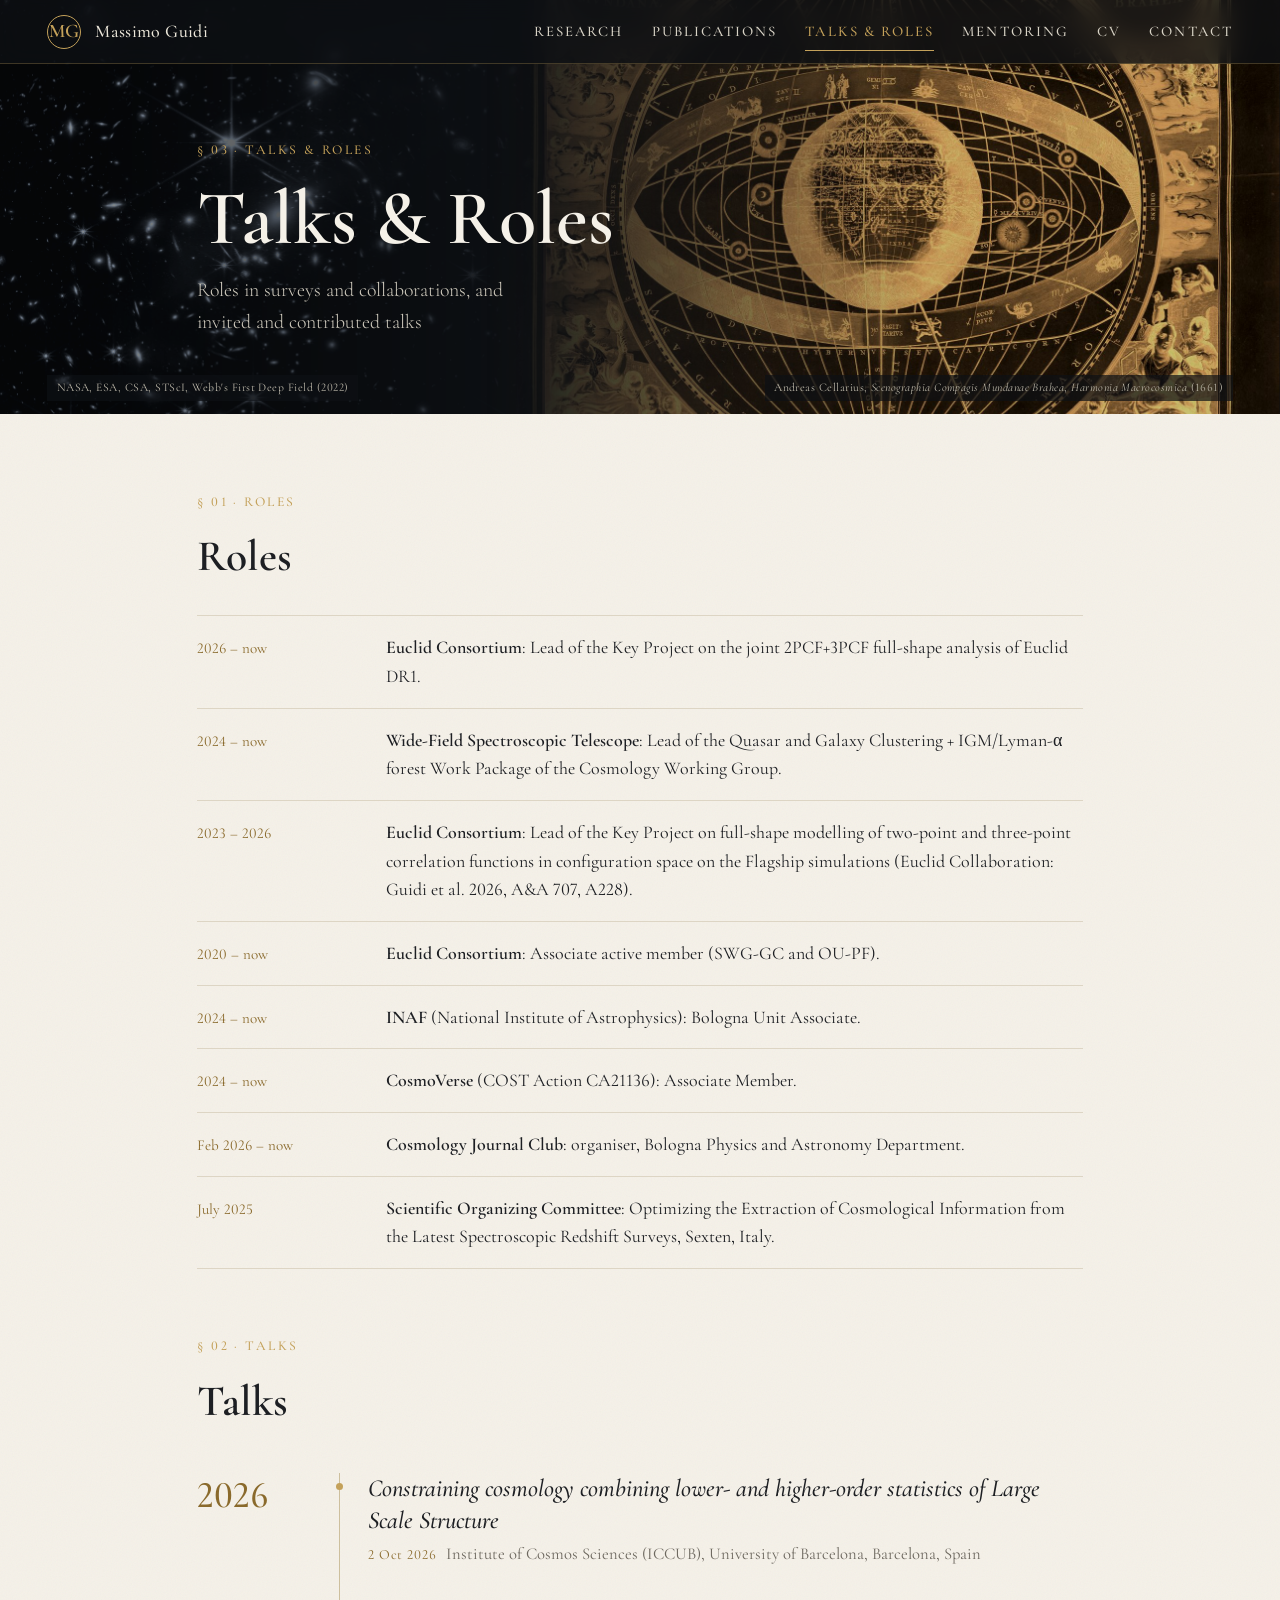
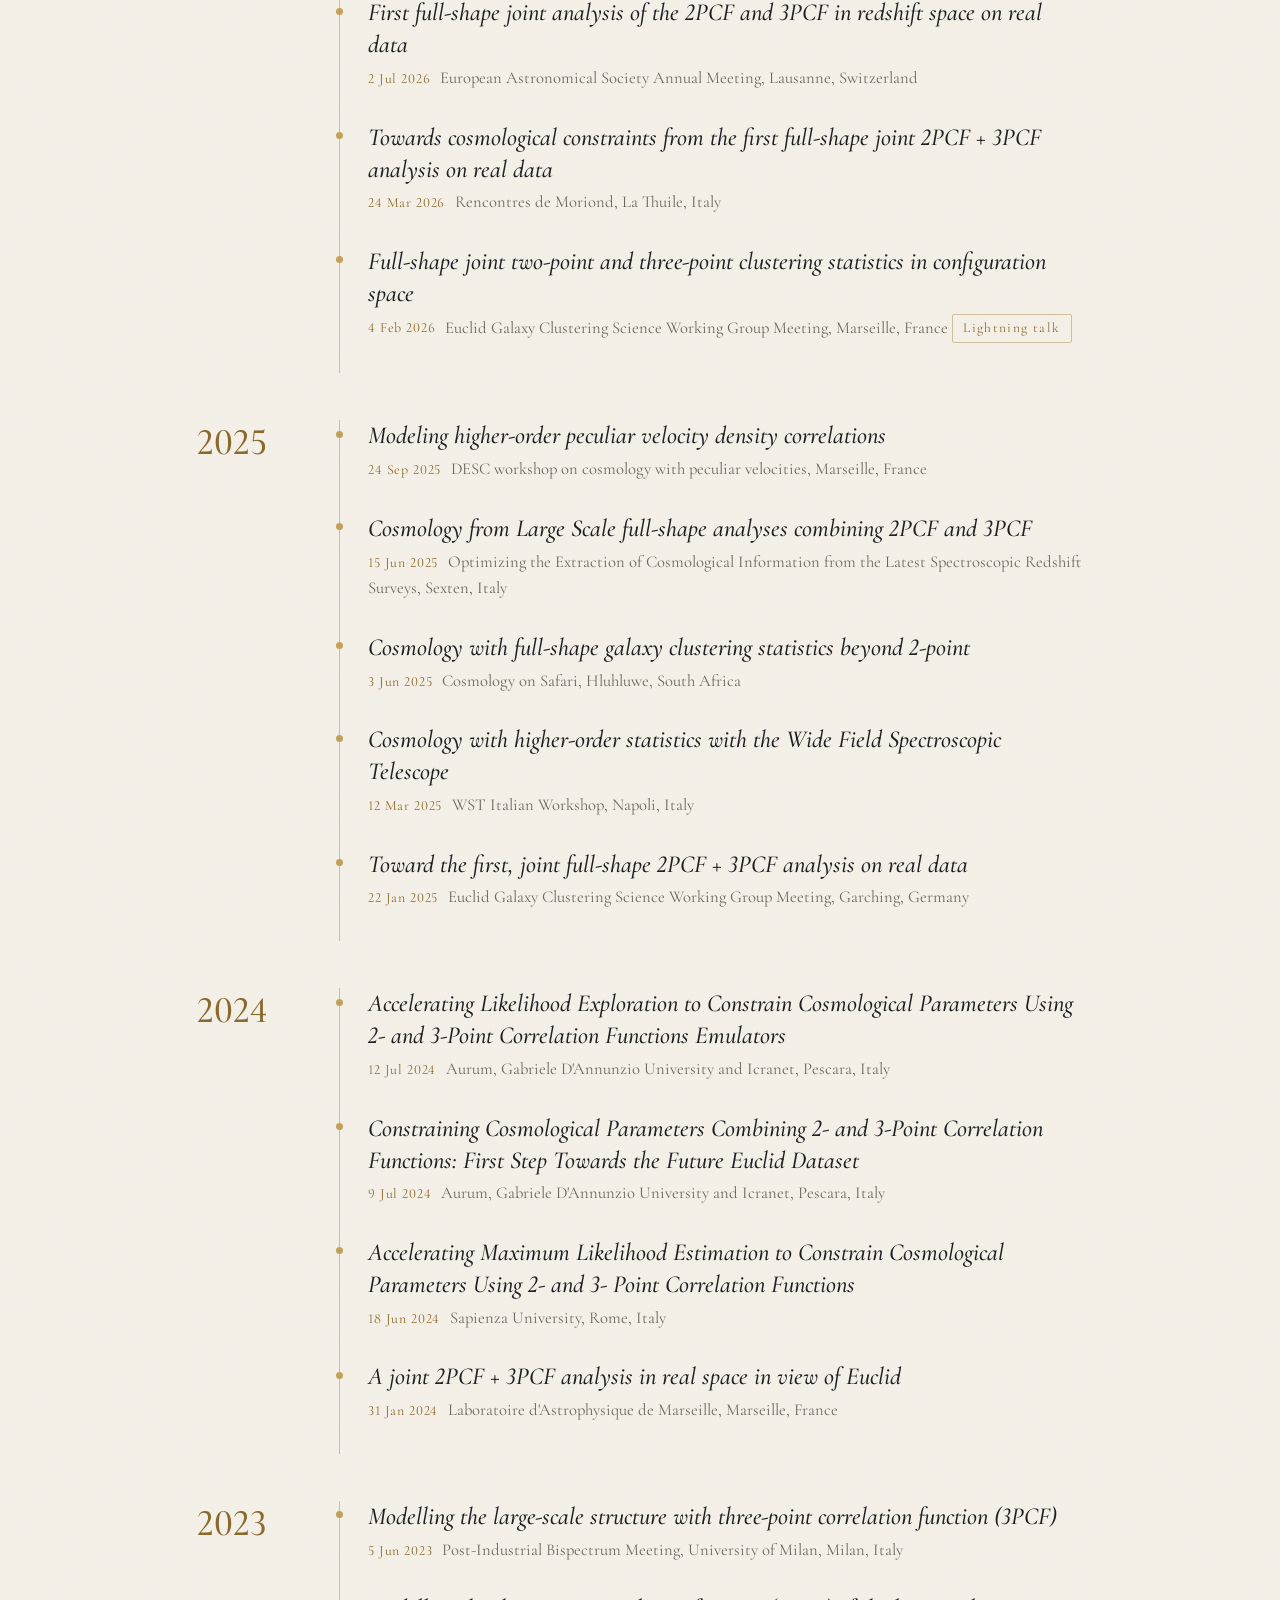
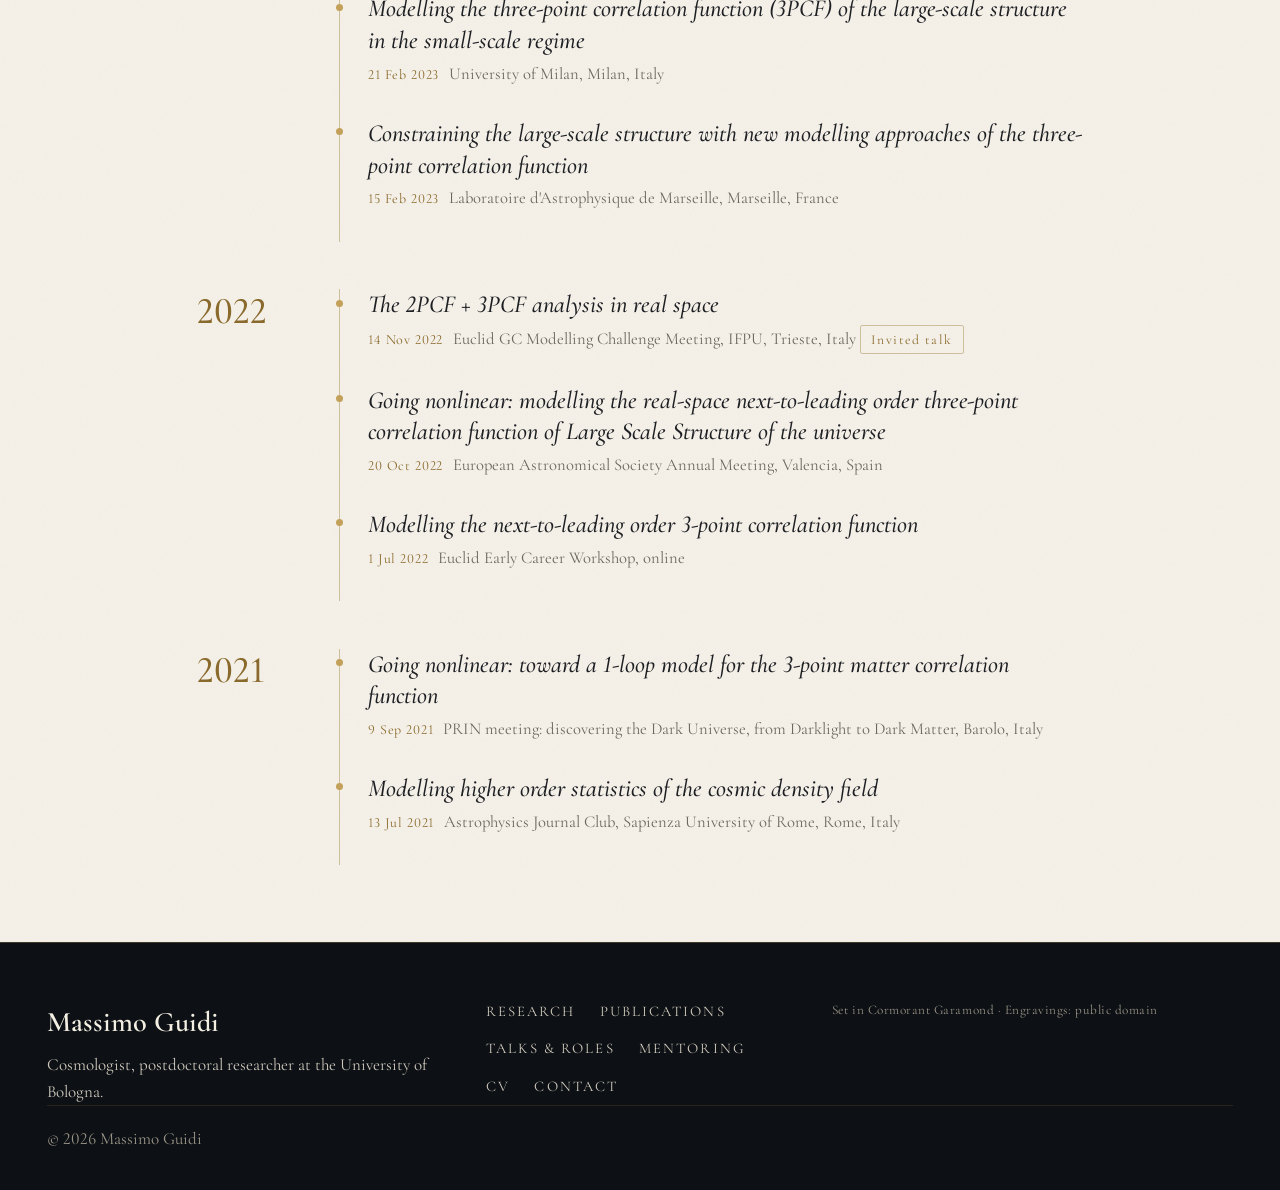
<file: talks.html>
<!doctype html>
<html lang="en">
<head>
<meta charset="utf-8">
<meta name="viewport" content="width=device-width, initial-scale=1">
<title>Talks &amp; Roles · Massimo Guidi</title>
<meta name="description" content="Massimo Guidi, cosmologist: roles in surveys and collaborations, and invited and contributed talks.">
<link rel="canonical" href="https://mguidi.pages.dev/talks">
<meta property="og:type" content="website">
<meta property="og:site_name" content="Massimo Guidi">
<meta property="og:title" content="Talks &amp; Roles · Massimo Guidi">
<meta property="og:description" content="Massimo Guidi, cosmologist: roles in surveys and collaborations, and invited and contributed talks.">
<meta property="og:url" content="https://mguidi.pages.dev/talks">
<meta property="og:image" content="https://mguidi.pages.dev/assets/og-image.jpg">
<meta name="twitter:card" content="summary_large_image">
<script>document.documentElement.classList.add('js');</script>
<link rel="stylesheet" href="style.css">
</head>
<body>
<nav class="topnav" id="topnav" aria-label="Main">
  <a class="brand" href="index.html"><span class="mono-mark" aria-hidden="true">MG</span><span>Massimo Guidi</span></a>
  <button class="nav-toggle" id="navToggle" aria-label="Toggle menu" aria-expanded="false" aria-controls="navLinks"><span></span></button>
  <div class="nav-links" id="navLinks">
    <a href="research.html">Research</a>
    <a href="publications.html">Publications</a>
    <a href="talks.html" class="current" aria-current="page">Talks &amp; Roles</a>
    <a href="mentoring.html">Mentoring</a>
    <a href="cv.html">CV</a>
    <a href="contact.html">Contact</a>
  </div>
</nav>

<header class="page-hero">
  <img class="ph-mod" src="assets/m-talks-webb.jpg" alt="Webb's First Deep Field, galaxy cluster SMACS 0723">
  <svg class="ph-img orrery" viewBox="0 0 1600 1364" preserveAspectRatio="xMidYMid slice" style="--cx:807px;--cy:683px" role="img" aria-label="Cellarius, Scenographia Compagis Mundanae Brahea: the heavens turn slowly">
<defs><clipPath id="orb0"><circle cx="807" cy="683" r="510"/></clipPath></defs>
<image href="assets/galileo-telescope-brass.jpg" width="1600" height="1364"/>
<g clip-path="url(#orb0)"><image class="orb-roll rev" href="assets/galileo-telescope-brass.jpg" width="1600" height="1364"/></g>
</svg>
  <div class="page-hero-inner">
    <p class="eyebrow">§ 03 · TALKS &AMP; ROLES</p>
    <h1>Talks &amp; Roles</h1>
    <p class="sub">Roles in surveys and collaborations, and invited and contributed talks</p>
  </div>
  <p class="page-credit left">NASA, ESA, CSA, STScI, Webb's First Deep Field (2022)</p>
  <p class="page-credit">Andreas Cellarius, <em>Scenographia Compagis Mundanae Brahea</em>, <em>Harmonia Macrocosmica</em> (1661)</p>
</header>

<main class="page">
  <div class="wrap">
    <section class="roles reveal">
      <p class="eyebrow">§ 01 · Roles</p>
      <h2 class="sec-title">Roles</h2>
      <dl>
        <div class="role"><dt>2026 – now</dt><dd><b>Euclid Consortium</b>: Lead of the Key Project on the joint 2PCF+3PCF full-shape analysis of Euclid DR1.</dd></div>
        <div class="role"><dt>2024 – now</dt><dd><b>Wide-Field Spectroscopic Telescope</b>: Lead of the Quasar and Galaxy Clustering + IGM/Lyman-α forest Work Package of the Cosmology Working Group.</dd></div>
        <div class="role"><dt>2023 – 2026</dt><dd><b>Euclid Consortium</b>: Lead of the Key Project on full-shape modelling of two-point and three-point correlation functions in configuration space on the Flagship simulations (Euclid Collaboration: Guidi et al. 2026, A&amp;A 707, A228).</dd></div>
        <div class="role"><dt>2020 – now</dt><dd><b>Euclid Consortium</b>: Associate active member (SWG-GC and OU-PF).</dd></div>
        <div class="role"><dt>2024 – now</dt><dd><b>INAF</b> (National Institute of Astrophysics): Bologna Unit Associate.</dd></div>
        <div class="role"><dt>2024 – now</dt><dd><b>CosmoVerse</b> (COST Action CA21136): Associate Member.</dd></div>
        <div class="role"><dt>Feb 2026 – now</dt><dd><b>Cosmology Journal Club</b>: organiser, Bologna Physics and Astronomy Department.</dd></div>
        <div class="role"><dt>July 2025</dt><dd><b>Scientific Organizing Committee</b>: Optimizing the Extraction of Cosmological Information from the Latest Spectroscopic Redshift Surveys, Sexten, Italy.</dd></div>
      </dl>
    </section>
    <section class="reveal" style="margin-top:3.5rem">
      <p class="eyebrow">§ 02 · Talks</p>
      <h2 class="sec-title">Talks</h2>
    </section>
    <div class="year-block reveal"><div class="y">2026</div><div class="tl">
        <div class="tl-item"><p class="t">Constraining cosmology combining lower- and higher-order statistics of Large Scale Structure</p><p class="v"><time>2 Oct 2026</time>Institute of Cosmos Sciences (ICCUB), University of Barcelona, Barcelona, Spain</p></div>
        <div class="tl-item"><p class="t">First full-shape joint analysis of the 2PCF and 3PCF in redshift space on real data</p><p class="v"><time>2 Jul 2026</time>European Astronomical Society Annual Meeting, Lausanne, Switzerland</p></div>
        <div class="tl-item"><p class="t">Towards cosmological constraints from the first full-shape joint 2PCF + 3PCF analysis on real data</p><p class="v"><time>24 Mar 2026</time>Rencontres de Moriond, La Thuile, Italy</p></div>
        <div class="tl-item"><p class="t">Full-shape joint two-point and three-point clustering statistics in configuration space</p><p class="v"><time>4 Feb 2026</time>Euclid Galaxy Clustering Science Working Group Meeting, Marseille, France <span class="mono-tag">Lightning talk</span></p></div>
      </div></div>
    <div class="year-block reveal"><div class="y">2025</div><div class="tl">
        <div class="tl-item"><p class="t">Modeling higher-order peculiar velocity density correlations</p><p class="v"><time>24 Sep 2025</time>DESC workshop on cosmology with peculiar velocities, Marseille, France</p></div>
        <div class="tl-item"><p class="t">Cosmology from Large Scale full-shape analyses combining 2PCF and 3PCF</p><p class="v"><time>15 Jun 2025</time>Optimizing the Extraction of Cosmological Information from the Latest Spectroscopic Redshift Surveys, Sexten, Italy</p></div>
        <div class="tl-item"><p class="t">Cosmology with full-shape galaxy clustering statistics beyond 2-point</p><p class="v"><time>3 Jun 2025</time>Cosmology on Safari, Hluhluwe, South Africa</p></div>
        <div class="tl-item"><p class="t">Cosmology with higher-order statistics with the Wide Field Spectroscopic Telescope</p><p class="v"><time>12 Mar 2025</time>WST Italian Workshop, Napoli, Italy</p></div>
        <div class="tl-item"><p class="t">Toward the <em>first, joint</em> full-shape 2PCF + 3PCF analysis on real data</p><p class="v"><time>22 Jan 2025</time>Euclid Galaxy Clustering Science Working Group Meeting, Garching, Germany</p></div>
      </div></div>
    <div class="year-block reveal"><div class="y">2024</div><div class="tl">
        <div class="tl-item"><p class="t">Accelerating Likelihood Exploration to Constrain Cosmological Parameters Using 2- and 3-Point Correlation Functions Emulators</p><p class="v"><time>12 Jul 2024</time>Aurum, Gabriele D'Annunzio University and Icranet, Pescara, Italy</p></div>
        <div class="tl-item"><p class="t">Constraining Cosmological Parameters Combining 2- and 3-Point Correlation Functions: First Step Towards the Future Euclid Dataset</p><p class="v"><time>9 Jul 2024</time>Aurum, Gabriele D'Annunzio University and Icranet, Pescara, Italy</p></div>
        <div class="tl-item"><p class="t">Accelerating Maximum Likelihood Estimation to Constrain Cosmological Parameters Using 2- and 3- Point Correlation Functions</p><p class="v"><time>18 Jun 2024</time>Sapienza University, Rome, Italy</p></div>
        <div class="tl-item"><p class="t">A joint 2PCF + 3PCF analysis in real space in view of Euclid</p><p class="v"><time>31 Jan 2024</time>Laboratoire d'Astrophysique de Marseille, Marseille, France</p></div>
      </div></div>
    <div class="year-block reveal"><div class="y">2023</div><div class="tl">
        <div class="tl-item"><p class="t">Modelling the large-scale structure with three-point correlation function (3PCF)</p><p class="v"><time>5 Jun 2023</time>Post-Industrial Bispectrum Meeting, University of Milan, Milan, Italy</p></div>
        <div class="tl-item"><p class="t">Modelling the three-point correlation function (3PCF) of the large-scale structure in the small-scale regime</p><p class="v"><time>21 Feb 2023</time>University of Milan, Milan, Italy</p></div>
        <div class="tl-item"><p class="t">Constraining the large-scale structure with new modelling approaches of the three-point correlation function</p><p class="v"><time>15 Feb 2023</time>Laboratoire d'Astrophysique de Marseille, Marseille, France</p></div>
      </div></div>
    <div class="year-block reveal"><div class="y">2022</div><div class="tl">
        <div class="tl-item"><p class="t">The 2PCF + 3PCF analysis in real space</p><p class="v"><time>14 Nov 2022</time>Euclid GC Modelling Challenge Meeting, IFPU, Trieste, Italy <span class="mono-tag">Invited talk</span></p></div>
        <div class="tl-item"><p class="t">Going nonlinear: modelling the real-space next-to-leading order three-point correlation function of Large Scale Structure of the universe</p><p class="v"><time>20 Oct 2022</time>European Astronomical Society Annual Meeting, Valencia, Spain</p></div>
        <div class="tl-item"><p class="t">Modelling the next-to-leading order 3-point correlation function</p><p class="v"><time>1 Jul 2022</time>Euclid Early Career Workshop, online</p></div>
      </div></div>
    <div class="year-block reveal"><div class="y">2021</div><div class="tl">
        <div class="tl-item"><p class="t">Going nonlinear: toward a 1-loop model for the 3-point matter correlation function</p><p class="v"><time>9 Sep 2021</time>PRIN meeting: discovering the Dark Universe, from Darklight to Dark Matter, Barolo, Italy</p></div>
        <div class="tl-item"><p class="t">Modelling higher order statistics of the cosmic density field</p><p class="v"><time>13 Jul 2021</time>Astrophysics Journal Club, Sapienza University of Rome, Rome, Italy</p></div>
      </div></div>
  </div>
</main>

<footer class="site-footer">
  <div class="foot-grid">
    <div>
      <h4>Massimo Guidi</h4>
      <p>Cosmologist, postdoctoral researcher at the University of Bologna.</p>
    </div>
    <nav aria-label="Footer">
      <a href="research.html">Research</a>
      <a href="publications.html">Publications</a>
      <a href="talks.html">Talks &amp; Roles</a>
      <a href="mentoring.html">Mentoring</a>
      <a href="cv.html">CV</a>
      <a href="contact.html">Contact</a>
    </nav>
    <p class="mono">Set in Cormorant Garamond · Engravings: public domain</p>
  </div>
  <p class="foot-copy">© 2026 Massimo Guidi</p>
</footer>
<script src="script.js"></script>
</body>
</html>
</file>
<file: style.css>
@import url('https://fonts.googleapis.com/css2?family=Cormorant+Garamond:ital,wght@0,400;0,500;0,600;0,700;1,400;1,500&display=swap');

/* ---------- Design tokens ---------- */
:root {
  --night: #0d1014;
  --night-2: #151a21;
  --paper: #f5f1e8;
  --ink: #1d1f23;
  --muted: #6c675e;
  --muted-dark: #9a9588;
  --brass: #c4a15a;
  --brass-deep: #8a6a2c;
  --hair: rgba(196, 161, 90, 0.28);
  --rule: #ddd5c4;

  /* single typeface site-wide (Cormorant Garamond); the old ui/mono/read roles all point to it */
  --f-display: 'Cormorant Garamond', 'Cormorant', Garamond, 'Times New Roman', serif;
  --f-ui: 'Cormorant Garamond', 'Cormorant', Garamond, 'Times New Roman', serif;
  --f-mono: 'Cormorant Garamond', 'Cormorant', Garamond, 'Times New Roman', serif;
  --f-read: 'Cormorant Garamond', 'Cormorant', Garamond, 'Times New Roman', serif;

  --nav-h: 64px;
  --gutter: clamp(1rem, 4vw, 2.5rem);
  --grain: url("data:image/svg+xml;utf8,<svg xmlns='http://www.w3.org/2000/svg' width='220' height='220'><filter id='n'><feTurbulence type='fractalNoise' baseFrequency='.8' numOctaves='2' stitchTiles='stitch'/></filter><rect width='100%' height='100%' filter='url(%23n)' opacity='.05'/></svg>");
}

* { box-sizing: border-box; }
html { scroll-behavior: smooth; -webkit-text-size-adjust: 100%; }

body {
  margin: 0;
  background-color: var(--paper);
  background-image: var(--grain);
  color: var(--ink);
  font-family: var(--f-ui);
  font-size: 1rem;
  line-height: 1.6;
  overflow-x: hidden;
}

img { max-width: 100%; display: block; }
a { color: var(--brass-deep); }
a:hover { color: var(--ink); }

:focus-visible {
  outline: 2px solid var(--brass);
  outline-offset: 3px;
  border-radius: 2px;
}

.wrap { max-width: 980px; margin: 0 auto; padding: 0 var(--gutter); }
.wrap.narrow { max-width: 760px; }

/* ---------- Eyebrow ---------- */
.eyebrow {
  font-family: var(--f-mono);
  font-size: 0.72rem;
  text-transform: uppercase;
  letter-spacing: 0.18em;
  color: var(--brass);
  margin: 0 0 1rem;
  font-weight: 500;
}
.on-paper .eyebrow, .paper .eyebrow { color: var(--brass-deep); }

/* ---------- Top navigation ---------- */
.topnav {
  position: sticky;
  top: 0;
  z-index: 50;
  display: flex;
  align-items: center;
  justify-content: space-between;
  gap: 1.5rem;
  height: var(--nav-h);
  padding: 0 var(--gutter);
  background: rgba(13, 16, 20, 0.78);
  -webkit-backdrop-filter: blur(12px);
  backdrop-filter: blur(12px);
  border-bottom: 1px solid var(--hair);
  transition: background 0.3s ease, border-color 0.3s ease;
}
.topnav.home {
  position: fixed;
  left: 0; right: 0;
  background: transparent;
  -webkit-backdrop-filter: none;
  backdrop-filter: none;
  border-bottom-color: transparent;
}
.topnav.home.scrolled, .topnav.home.open {
  background: rgba(13, 16, 20, 0.78);
  -webkit-backdrop-filter: blur(12px);
  backdrop-filter: blur(12px);
  border-bottom-color: var(--hair);
}

.brand {
  display: inline-flex;
  align-items: center;
  gap: 0.75rem;
  color: #ece7da;
  text-decoration: none;
  font-family: var(--f-ui);
  font-weight: 500;
  font-size: 0.95rem;
  letter-spacing: 0.02em;
  white-space: nowrap;
}
.brand:hover { color: var(--brass); }
.mono-mark {
  display: inline-grid;
  place-items: center;
  width: 34px; height: 34px;
  border: 1px solid var(--brass);
  border-radius: 50%;
  font-family: var(--f-display);
  font-weight: 600;
  font-size: 1.02rem;
  letter-spacing: 0.02em;
  color: var(--brass);
}

.nav-links { display: flex; align-items: center; gap: clamp(1rem, 2.2vw, 2rem); }
.nav-links a {
  position: relative;
  color: #d9d4c7;
  text-decoration: none;
  font-family: var(--f-ui);
  font-weight: 500;
  font-size: 0.78rem;
  text-transform: uppercase;
  letter-spacing: 0.14em;
  padding: 0.4rem 0;
  transition: color 0.2s ease;
}
.nav-links a::after {
  content: '';
  position: absolute;
  left: 50%; right: 50%;
  bottom: 0;
  height: 1px;
  background: var(--brass);
  transition: left 0.3s ease, right 0.3s ease;
}
.nav-links a:hover, .nav-links a.current { color: var(--brass); }
.nav-links a:hover::after, .nav-links a.current::after { left: 0; right: 0; }

.nav-toggle {
  display: none;
  width: 42px; height: 42px;
  padding: 0;
  background: transparent;
  border: 1px solid var(--hair);
  border-radius: 4px;
  cursor: pointer;
  position: relative;
}
.nav-toggle span, .nav-toggle span::before, .nav-toggle span::after {
  content: '';
  position: absolute;
  left: 11px; right: 11px;
  height: 1.5px;
  background: #d9d4c7;
  transition: transform 0.25s ease, opacity 0.2s ease;
}
.nav-toggle span { top: 50%; }
.nav-toggle span::before { left: 0; right: 0; top: -6px; }
.nav-toggle span::after { left: 0; right: 0; top: 6px; }
.topnav.open .nav-toggle span { background: transparent; }
.topnav.open .nav-toggle span::before { transform: translateY(6px) rotate(45deg); }
.topnav.open .nav-toggle span::after { transform: translateY(-6px) rotate(-45deg); }

@media (max-width: 760px) {
  .nav-toggle { display: block; }
  .nav-links {
    position: absolute;
    top: var(--nav-h);
    left: 0; right: 0;
    flex-direction: column;
    align-items: stretch;
    gap: 0;
    padding: 0.5rem var(--gutter) 1rem;
    background: rgba(13, 16, 20, 0.97);
    border-bottom: 1px solid var(--hair);
    display: none;
  }
  .topnav.open .nav-links { display: flex; }
  .nav-links a { padding: 0.9rem 0; border-bottom: 1px solid rgba(196, 161, 90, 0.12); }
  .nav-links a::after { display: none; }
}

/* ---------- Hero (home) ---------- */
.hero {
  position: relative;
  min-height: 100vh;
  min-height: 100svh;
  background: var(--night);
  color: #ece7da;
  display: flex;
  align-items: center;
  padding: calc(var(--nav-h) + 2rem) var(--gutter) 3rem;
  overflow: hidden;
  isolation: isolate;
}
.hero::before {
  content: '';
  position: absolute;
  inset: 0;
  z-index: -1;
  background-image:
    linear-gradient(var(--hair) 1px, transparent 1px),
    linear-gradient(90deg, var(--hair) 1px, transparent 1px);
  background-size: 80px 80px;
  opacity: 0.55;
  -webkit-mask-image: radial-gradient(ellipse 70% 70% at 50% 50%, #000 15%, transparent 75%);
  mask-image: radial-gradient(ellipse 70% 70% at 50% 50%, #000 15%, transparent 75%);
}
.hero-grid {
  width: 100%;
  max-width: 1240px;
  margin: 0 auto;
  display: grid;
  grid-template-columns: 7fr 5fr;
  gap: clamp(1.5rem, 4vw, 4rem);
  align-items: center;
}
.hero h1 {
  margin: 0 0 1.5rem;
  font-family: var(--f-display);
  font-weight: 600;
  font-size: clamp(3.2rem, 8.5vw, 6.5rem);
  line-height: 0.95;
  letter-spacing: -0.01em;
  color: #f3efe3;
}
.hero h1 span { display: block; }
.hero h1 em { font-style: italic; font-weight: 500; color: var(--brass); }
.tagline {
  font-family: var(--f-ui);
  font-weight: 300;
  font-size: 1.15rem;
  line-height: 1.6;
  max-width: 34ch;
  color: #cfcabd;
  margin: 0 0 2rem;
}
.stats { display: flex; flex-wrap: wrap; gap: 0.5rem 2.2rem; margin: 0 0 0.4rem; font-family: var(--f-mono); }
.stat b { display: block; font-weight: 500; font-size: clamp(1.9rem, 3.4vw, 2.6rem); line-height: 1.1; color: #f3efe3; }
.stat small { font-size: 0.68rem; letter-spacing: 0.14em; text-transform: uppercase; color: var(--muted-dark); }
.stats-cap { font-family: var(--f-mono); font-size: 0.65rem; letter-spacing: 0.16em; text-transform: uppercase; color: var(--muted-dark); margin: 0 0 2rem; }

.actions { display: flex; flex-wrap: wrap; align-items: center; gap: 0.8rem 1rem; }
.btn {
  display: inline-block;
  padding: 0.75rem 1.5rem;
  font-family: var(--f-ui);
  font-weight: 500;
  font-size: 0.8rem;
  text-transform: uppercase;
  letter-spacing: 0.14em;
  text-decoration: none;
  border: 1px solid var(--brass);
  border-radius: 2px;
  transition: background 0.2s ease, color 0.2s ease;
}
.btn.solid { background: var(--brass); color: var(--night); }
.btn.solid:hover { background: #d8b970; color: var(--night); }
.btn.outline { color: var(--brass); background: transparent; }
.btn.outline:hover { background: rgba(196, 161, 90, 0.14); color: #e3c887; }
.btn.dark { background: var(--night); color: var(--brass); border-color: var(--night); }
.btn.dark:hover { background: var(--night-2); color: #e3c887; }

.icon-links { display: flex; gap: 0.4rem; margin-left: 0.4rem; }
.icon-links a {
  display: grid; place-items: center;
  width: 40px; height: 40px;
  color: #cfcabd;
  border: 1px solid transparent;
  border-radius: 50%;
  transition: color 0.2s ease, border-color 0.2s ease;
}
.icon-links a:hover { color: var(--brass); border-color: var(--hair); }

/* astrolabe */
.astro { position: relative; width: 100%; max-width: 560px; margin: 0 auto; aspect-ratio: 1; }
.astro-img {
  position: absolute;
  /* oversized and clipped to a circle of the old 60% diameter, so the engraving's own
     dark frame falls outside the visible disc */
  inset: 12%;
  width: 76%; height: 76%;
  clip-path: circle(39.5% at 50% 50%);
  object-fit: cover;
  object-position: 50% 45%;
  filter: invert(1) grayscale(1) sepia(1) saturate(2.2) hue-rotate(-8deg) brightness(0.72) contrast(1.05);
}
.astro svg { position: absolute; inset: 0; width: 100%; height: 100%; overflow: visible; }
.astro .spin-a, .astro .spin-b { transform-box: view-box; transform-origin: 300px 300px; }
.astro .spin-a { animation: spin 240s linear infinite; }
.astro .spin-b { animation: spin 360s linear infinite reverse; }
@keyframes spin { to { transform: rotate(360deg); } }
.astro text { font-family: var(--f-mono); font-size: 11px; letter-spacing: 0.12em; fill: var(--brass); }
.astro-credit {
  position: relative;
  width: fit-content;
  margin: 0.6rem auto 0;
  padding: 0.15rem 0.5rem;
  background: rgba(13, 16, 20, 0.8);
  text-align: center;
  font-family: var(--f-mono);
  font-style: italic;
  font-size: 0.68rem;
  letter-spacing: 0.04em;
  color: var(--muted-dark);
}

@media (max-width: 900px) {
  .hero { align-items: flex-start; }
  .hero-grid { grid-template-columns: 1fr; }
  .astro { max-width: 420px; }
}

/* ---------- Sections on paper ---------- */
.sec { padding: clamp(3rem, 7vw, 5.5rem) 0 0; }
.sec:last-of-type { padding-bottom: clamp(3rem, 7vw, 5.5rem); }
.sec-title {
  font-family: var(--f-display);
  font-weight: 600;
  font-size: clamp(1.8rem, 3.4vw, 2.5rem);
  line-height: 1.15;
  margin: 0 0 1.8rem;
  color: var(--ink);
}

.cards { display: grid; grid-template-columns: repeat(auto-fit, minmax(240px, 1fr)); gap: 1.2rem; }
.card {
  background: rgba(255, 255, 255, 0.35);
  border: 1px solid var(--rule);
  border-top: 2px solid var(--rule);
  padding: 1.5rem 1.4rem 1.6rem;
  transition: transform 0.25s ease, border-top-color 0.25s ease;
}
.card:hover { transform: translateY(-2px); border-top-color: var(--brass); }
.card h3 { font-family: var(--f-display); font-weight: 600; font-size: 1.4rem; line-height: 1.2; margin: 0 0 0.6rem; }
.card p { margin: 0; font-size: 0.95rem; color: #3d3f44; }

.feature {
  display: grid;
  grid-template-columns: 1.4fr 1fr;
  gap: clamp(1.5rem, 4vw, 3rem);
  align-items: center;
  padding: clamp(1.4rem, 3vw, 2.4rem);
  background: var(--night);
  color: #ece7da;
  border-top: 2px solid var(--brass);
}
.feature h3 { font-family: var(--f-display); font-weight: 600; font-size: clamp(1.4rem, 2.6vw, 1.95rem); line-height: 1.2; margin: 0.6rem 0 0.8rem; color: #f3efe3; }
.feature p { margin: 0 0 1.2rem; color: #cfcabd; font-size: 0.92rem; }
.feature a:not(.btn) { color: var(--brass); }
.feature .tag-row { display: flex; gap: 1rem; flex-wrap: wrap; font-family: var(--f-mono); font-size: 0.78rem; }
.feature figure { margin: 0; }
.feature figure img { filter: invert(1) grayscale(1) sepia(1) saturate(1.8) brightness(0.85); max-height: 300px; margin: 0 auto; width: auto; }
.feature figure svg { width: 100%; max-height: 260px; }
@media (max-width: 760px) { .feature { grid-template-columns: 1fr; } }

.mono-tag {
  display: inline-block;
  font-family: var(--f-mono);
  font-size: 0.72rem;
  letter-spacing: 0.1em;
  padding: 0.15rem 0.55rem;
  border: 1px solid var(--hair);
  border-radius: 2px;
  color: var(--brass);
}
.paper .mono-tag, .on-paper .mono-tag { color: var(--brass-deep); border-color: #cdbf9d; }

.talk-list { list-style: none; margin: 0 0 1.4rem; padding: 0; border-top: 1px solid var(--rule); }
.talk-list li {
  display: grid;
  grid-template-columns: 8.5rem 1fr;
  gap: 1rem;
  padding: 1rem 0;
  border-bottom: 1px solid var(--rule);
}
.talk-list time { font-family: var(--f-mono); font-size: 0.78rem; letter-spacing: 0.06em; color: var(--brass-deep); padding-top: 0.25rem; }
.talk-list .t { font-family: var(--f-display); font-style: italic; font-size: 1.2rem; line-height: 1.3; display: block; }
.talk-list .v { font-size: 0.85rem; color: var(--muted); }
.more-link { font-family: var(--f-mono); font-size: 0.8rem; letter-spacing: 0.1em; text-transform: uppercase; text-decoration: none; border-bottom: 1px solid var(--brass-deep); }
@media (max-width: 560px) { .talk-list li { grid-template-columns: 1fr; gap: 0.1rem; } }

/* ---------- Inner page header ---------- */
.page-hero {
  position: relative;
  background: var(--night);
  min-height: 46vh;
  margin-top: calc(var(--nav-h) * -1);
  padding-top: var(--nav-h);
  display: flex;
  align-items: center;
  overflow: hidden;
  isolation: isolate;
}
.ph-img {
  position: absolute;
  top: 0; right: 0; bottom: 0;
  width: 62%;
  height: 100%;
  object-fit: cover;
  object-position: 50% 40%;
  z-index: -1;
  filter: invert(1) grayscale(1) sepia(1) saturate(2) hue-rotate(-8deg) brightness(0.75) contrast(1.1);
  -webkit-mask-image: linear-gradient(to right, transparent 0%, #000 55%);
  mask-image: linear-gradient(to right, transparent 0%, #000 55%);
}
/* engravings whose spheres turn: tint is baked into the *-brass.jpg files */
svg.ph-img.orrery { filter: none; }
.orrery image[class] { transform-box: view-box; transform-origin: var(--cx) var(--cy); }
.orrery .orb-slow { animation: spin 900s linear infinite reverse; }
.orrery .orb-sky  { animation: spin 1200s linear infinite; }
.orrery .orb-roll { animation: spin 1500s linear infinite; }
.orrery .orb-roll.rev { animation-direction: reverse; }
.orrery .orb-sight { transform-box: view-box; transform-origin: var(--cx) var(--cy); animation: sight 70s ease-in-out infinite alternate; }
@keyframes sight { from { transform: rotate(22deg); } to { transform: rotate(40deg); } }
.page-hero-inner { width: 100%; max-width: 980px; margin: 0 auto; padding: 3rem var(--gutter); }
.page-hero h1 {
  font-family: var(--f-display);
  font-weight: 600;
  font-size: clamp(2.6rem, 6vw, 4.4rem);
  line-height: 1.02;
  margin: 0 0 0.9rem;
  color: var(--paper);
}
.page-hero .sub { font-family: var(--f-ui); font-weight: 300; font-size: 1.05rem; color: #cfcabd; max-width: 38ch; margin: 0; }
.page-credit {
  position: absolute;
  right: var(--gutter);
  bottom: 0.7rem;
  max-width: 60%;
  margin: 0;
  text-align: right;
  font-family: var(--f-mono);
  font-size: 0.62rem;
  letter-spacing: 0.04em;
  color: #bdb8aa;
  background: rgba(13, 16, 20, 0.7);
  padding: 0.2rem 0.5rem;
}
@media (max-width: 760px) {
  .page-hero { min-height: 34vh; }
  .ph-img { width: 100%; opacity: 0.55; -webkit-mask-image: linear-gradient(to right, transparent 0%, #000 90%); mask-image: linear-gradient(to right, transparent 0%, #000 90%); }
  .page-credit { max-width: calc(100% - 2 * var(--gutter)); }
  .page-hero-inner { padding-bottom: 3.2rem; }
}

main.page { padding: clamp(2.5rem, 6vw, 4.5rem) 0; }

/* ---------- Research prose ---------- */
.prose { font-family: var(--f-read); font-size: 1.12rem; line-height: 1.75; }
.prose p { margin: 0 0 1.4rem; }
.prose > p:first-of-type::first-letter {
  float: left;
  font-family: var(--f-display);
  font-weight: 600;
  font-size: 4.6rem;
  line-height: 0.78;
  padding: 0.35rem 0.6rem 0 0;
  color: var(--brass);
}

/* ---------- Publications ---------- */
.statbar {
  display: flex; flex-wrap: wrap; align-items: center; gap: 0.5rem 1.4rem;
  font-family: var(--f-mono); font-size: 0.78rem; letter-spacing: 0.06em;
  padding: 1rem 0; margin-bottom: 1rem;
  border-top: 1px solid var(--rule); border-bottom: 1px solid var(--rule);
}
.statbar b { font-weight: 500; color: var(--ink); }
.statbar .sp { flex: 1 1 0; }
.statbar a { text-decoration: none; border-bottom: 1px solid var(--brass-deep); }
.pub-group { margin-top: 3rem; }
.pub-group > h2 { font-family: var(--f-display); font-weight: 600; font-size: 1.9rem; margin: 0.2rem 0 1.2rem; }
.pub {
  display: grid;
  grid-template-columns: 4.5rem 1fr;
  gap: 1rem;
  padding: 1.4rem 0;
  border-top: 1px solid var(--rule);
}
.pub:last-child { border-bottom: 1px solid var(--rule); }
.pub .yr { font-family: var(--f-mono); font-size: 0.9rem; color: var(--brass-deep); padding-top: 0.35rem; }
.pub h3 { font-family: var(--f-display); font-weight: 600; font-size: 1.25rem; line-height: 1.3; margin: 0 0 0.4rem; }
.pub .au { font-size: 0.9rem; color: var(--muted); margin: 0 0 0.4rem; }
.pub .au b { color: var(--ink); font-weight: 600; }
.pub .ref { font-style: italic; font-size: 0.92rem; margin: 0 0 0.6rem; color: #3d3f44; }
.pub .meta { display: flex; flex-wrap: wrap; align-items: center; gap: 0.5rem 0.6rem; }
.pub .links { font-family: var(--f-mono); font-size: 0.76rem; letter-spacing: 0.05em; margin-left: 0.3rem; }
.pub .links a { text-decoration: none; border-bottom: 1px solid var(--brass-deep); margin-right: 0.6rem; }
@media (max-width: 560px) { .pub { grid-template-columns: 1fr; gap: 0.1rem; } }

/* ---------- Talks & Roles ---------- */
.roles { margin: 0 0 1rem; }
.roles dl { margin: 0; border-top: 1px solid var(--rule); }
.role { display: grid; grid-template-columns: 9rem 1fr; gap: 1rem; padding: 0.9rem 0; border-bottom: 1px solid var(--rule); }
.role dt { font-family: var(--f-mono); font-size: 0.8rem; color: var(--brass-deep); padding-top: 0.15rem; }
.role dd { margin: 0; font-size: 0.95rem; }
.role dd b { font-weight: 600; }
@media (max-width: 560px) { .role { grid-template-columns: 1fr; gap: 0.1rem; } }

.year-block { display: grid; grid-template-columns: 6rem 1fr; gap: 1.5rem; margin-top: 2.5rem; }
.year-block > .y { font-family: var(--f-mono); font-weight: 500; font-size: 2rem; color: var(--brass-deep); line-height: 1; padding-top: 0.2rem; position: sticky; top: calc(var(--nav-h) + 1rem); align-self: start; }
.tl { border-left: 1px solid #cdbf9d; padding-left: 1.5rem; }
.tl-item { position: relative; padding: 0 0 1.6rem; }
.tl-item::before { content: ''; position: absolute; left: calc(-1.5rem - 4px); top: 0.55rem; width: 7px; height: 7px; border-radius: 50%; background: var(--brass); }
.tl-item .t { font-family: var(--f-display); font-style: italic; font-size: 1.3rem; line-height: 1.3; margin: 0 0 0.2rem; font-weight: 500; }
.tl-item .v { font-size: 0.88rem; color: var(--muted); margin: 0; }
.tl-item time { font-family: var(--f-mono); font-size: 0.74rem; letter-spacing: 0.06em; color: var(--brass-deep); margin-right: 0.5rem; }
@media (max-width: 560px) {
  .year-block { grid-template-columns: 1fr; gap: 0.8rem; }
  .year-block > .y { position: static; }
}

/* ---------- Mentoring / CV / Contact ---------- */
.grid-2 { display: grid; grid-template-columns: repeat(auto-fit, minmax(290px, 1fr)); gap: 1.2rem; }
.mcard, .infocard { background: rgba(255, 255, 255, 0.35); border: 1px solid var(--rule); border-top: 2px solid var(--brass); padding: 1.5rem 1.4rem; }
.mcard h3, .infocard h3 { font-family: var(--f-display); font-weight: 600; font-size: 1.5rem; margin: 0.8rem 0 0.2rem; }
.mcard .where { font-size: 0.88rem; color: var(--muted); margin: 0 0 0.8rem; }
.mcard .thesis { font-family: var(--f-display); font-style: italic; font-size: 1.1rem; line-height: 1.35; margin: 0 0 0.8rem; }
.mcard .out { font-size: 0.9rem; margin: 0; }
.pills { display: flex; gap: 0.4rem; flex-wrap: wrap; }
.pill { font-family: var(--f-mono); font-size: 0.68rem; letter-spacing: 0.12em; text-transform: uppercase; padding: 0.15rem 0.55rem; border-radius: 2px; border: 1px solid #cdbf9d; color: var(--brass-deep); }
.pill.fill { background: var(--night); border-color: var(--night); color: var(--brass); }

.infocard h3 { margin-top: 0; }
.infocard ul { list-style: none; margin: 0; padding: 0; }
.infocard li { padding: 0.7rem 0; border-top: 1px solid var(--rule); font-size: 0.93rem; }
.infocard li:first-child { border-top: 0; padding-top: 0; }
.infocard li time { display: block; font-family: var(--f-mono); font-size: 0.74rem; color: var(--brass-deep); letter-spacing: 0.06em; }
.cv-cta { margin: 0 0 2.5rem; }

.linkcards { display: grid; grid-template-columns: repeat(auto-fit, minmax(210px, 1fr)); gap: 1rem; margin-top: 2rem; }
.linkcard { display: flex; align-items: center; gap: 1rem; padding: 1.3rem 1.2rem; text-decoration: none; color: var(--ink); background: rgba(255, 255, 255, 0.35); border: 1px solid var(--rule); border-top: 2px solid var(--rule); transition: transform 0.25s ease, border-top-color 0.25s ease; }
.linkcard:hover { transform: translateY(-2px); border-top-color: var(--brass); color: var(--ink); }
.linkcard svg { color: var(--brass-deep); flex: none; }
.linkcard b { display: block; font-family: var(--f-display); font-weight: 600; font-size: 1.35rem; line-height: 1.1; }
.linkcard small { font-family: var(--f-mono); font-size: 0.72rem; color: var(--muted); overflow-wrap: anywhere; }
.mailline { font-family: var(--f-mono); font-size: clamp(1.05rem, 3.2vw, 1.5rem); overflow-wrap: anywhere; margin: 0 0 0.5rem; }
.addr { font-style: normal; line-height: 1.7; color: #3d3f44; }

/* ---------- Footer ---------- */
.site-footer { background: var(--night); color: #cfcabd; border-top: 1px solid var(--hair); padding: 3rem var(--gutter) 2rem; }
.foot-grid { max-width: 1240px; margin: 0 auto; display: grid; grid-template-columns: 1.3fr 1fr 1.3fr; gap: 2rem; }
.site-footer h4 { font-family: var(--f-display); font-weight: 600; font-size: 1.5rem; color: #f3efe3; margin: 0 0 0.3rem; }
.site-footer p { margin: 0; font-size: 0.9rem; }
.site-footer nav { display: flex; flex-wrap: wrap; gap: 0.4rem 1.3rem; }
.site-footer nav a { color: #cfcabd; text-decoration: none; font-size: 0.78rem; text-transform: uppercase; letter-spacing: 0.14em; }
.site-footer nav a:hover { color: var(--brass); }
.site-footer .mono { font-family: var(--f-mono); font-size: 0.7rem; letter-spacing: 0.04em; color: var(--muted-dark); }
.foot-copy { max-width: 1240px; margin: 2rem auto 0; padding-top: 1rem; border-top: 1px solid rgba(196, 161, 90, 0.14); font-family: var(--f-mono); font-size: 0.68rem; color: var(--muted-dark); }
@media (max-width: 760px) { .foot-grid { grid-template-columns: 1fr; gap: 1.5rem; } }

/* ---------- Reveal (only hidden when JS is active) ---------- */
html.js .reveal { opacity: 0; transform: translateY(14px); transition: opacity 0.7s ease, transform 0.7s ease; }
html.js .reveal.visible { opacity: 1; transform: none; }

@media (prefers-reduced-motion: reduce) {
  html { scroll-behavior: auto; }
  *, *::before, *::after { animation: none !important; transition: none !important; }
  html.js .reveal { opacity: 1; transform: none; }
}

/* mono tags: darker on paper, brass on dark */
.mono-tag { color: var(--brass-deep); border-color: #cdbf9d; }
.feature .mono-tag { color: var(--brass); border-color: var(--hair); }

/* Cormorant runs small: scale the whole rem system up and use lining figures for dates and counts */
html { font-size: 118%; }
body { font-variant-numeric: lining-nums; }

/* BOSS DR12 light-cone slice fanning out behind the Flammarion disc */
.astro svg.cone text { font-size: 10px; fill: var(--brass); fill-opacity: .7; stroke: none; }
/* modern survey/telescope image on the left, antique engraving on the right */
.ph-mod {
  position: absolute;
  top: 0; left: 0; bottom: 0;
  width: 42%;
  height: 100%;
  object-fit: cover;
  object-position: 50% 50%;
  z-index: -1;
  opacity: 0.6;
  filter: grayscale(1) sepia(0.35) hue-rotate(175deg) saturate(1.3) brightness(0.8) contrast(1.15);
  -webkit-mask-image: linear-gradient(to right, #000 20%, transparent 100%);
  mask-image: linear-gradient(to right, #000 20%, transparent 100%);
}
.ph-mod.dim { opacity: 0.32; }
.page-credit.left { right: auto; left: var(--gutter); max-width: 38%; text-align: left; }
@media (max-width: 760px) { .ph-mod, .ph-mod.dim { opacity: 0.32; }
.page-credit.left { display: none; } }

/* Phone layout: stats in one row, buttons side by side, room for the header credit */
@media (max-width: 760px) {
  .stats { display: grid; grid-template-columns: repeat(3, 1fr); gap: 0.4rem 1rem; }
  .stat b { font-size: 2rem; }
  .stat small { display: block; font-size: 0.56rem; letter-spacing: 0.08em; line-height: 1.35; }
  .stats-cap { font-size: 0.55rem; letter-spacing: 0.08em; line-height: 1.5; }
  .actions .btn { flex: 1 1 0; text-align: center; padding-inline: 0.8rem; }
  .actions .icon-links { flex-basis: 100%; }
  .page-hero-inner { padding-bottom: 4.8rem; }
  .page-credit { font-size: 0.55rem; bottom: 0.6rem; }
  .statbar { gap: 0.35rem 1.1rem; }
  .statbar .dot { display: none; }
}
</file>
